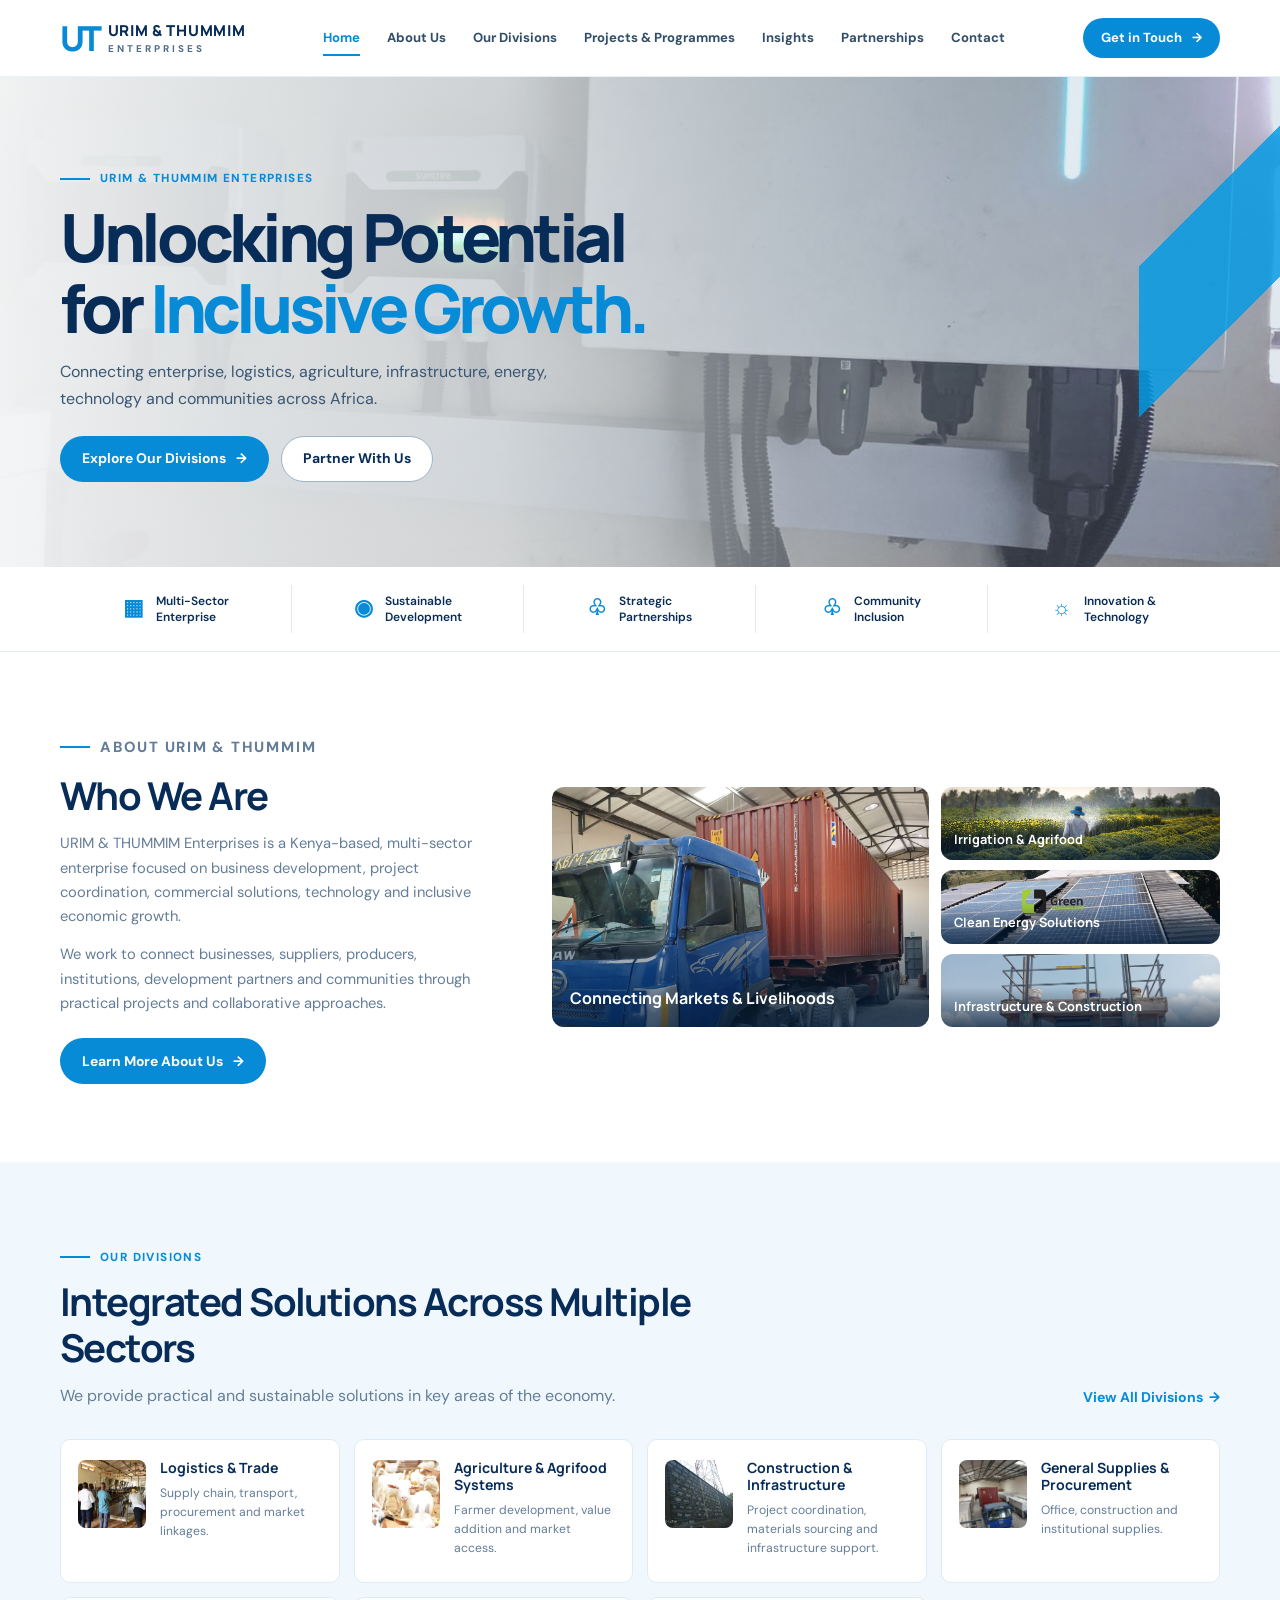
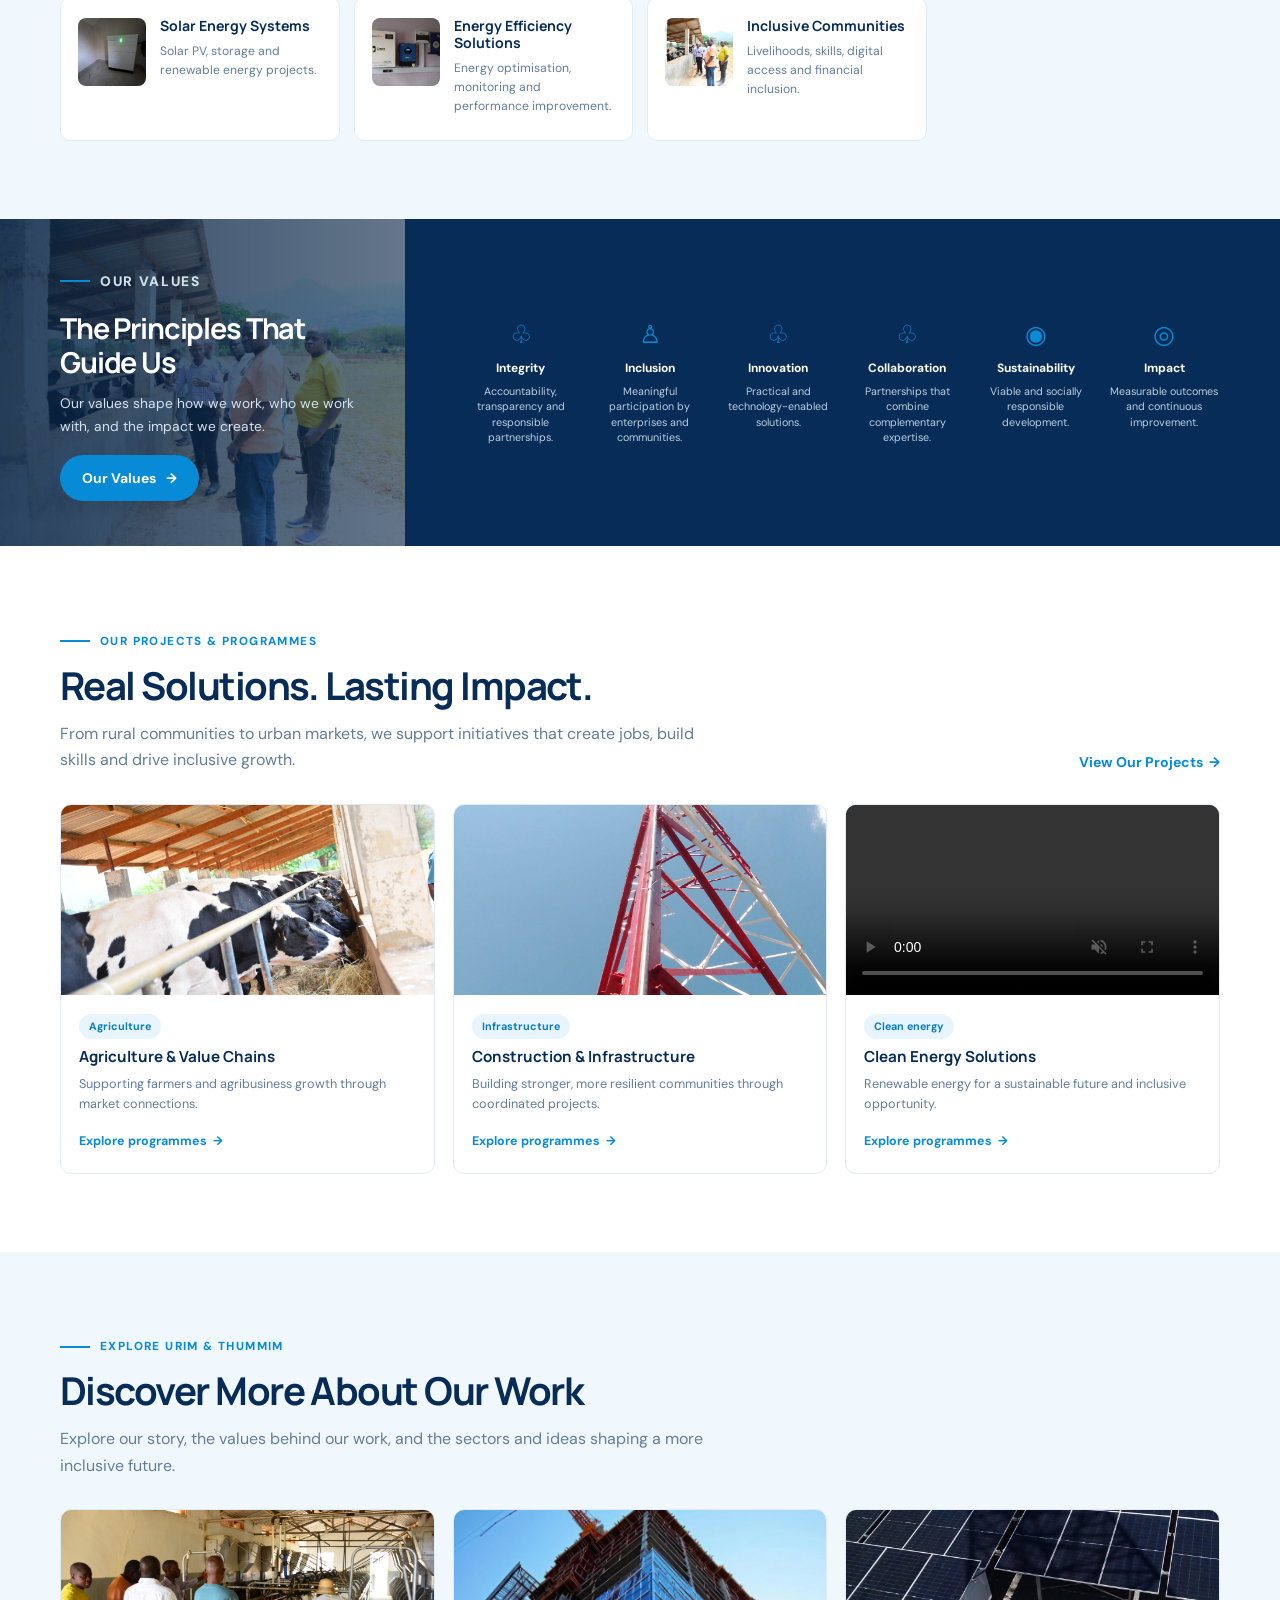
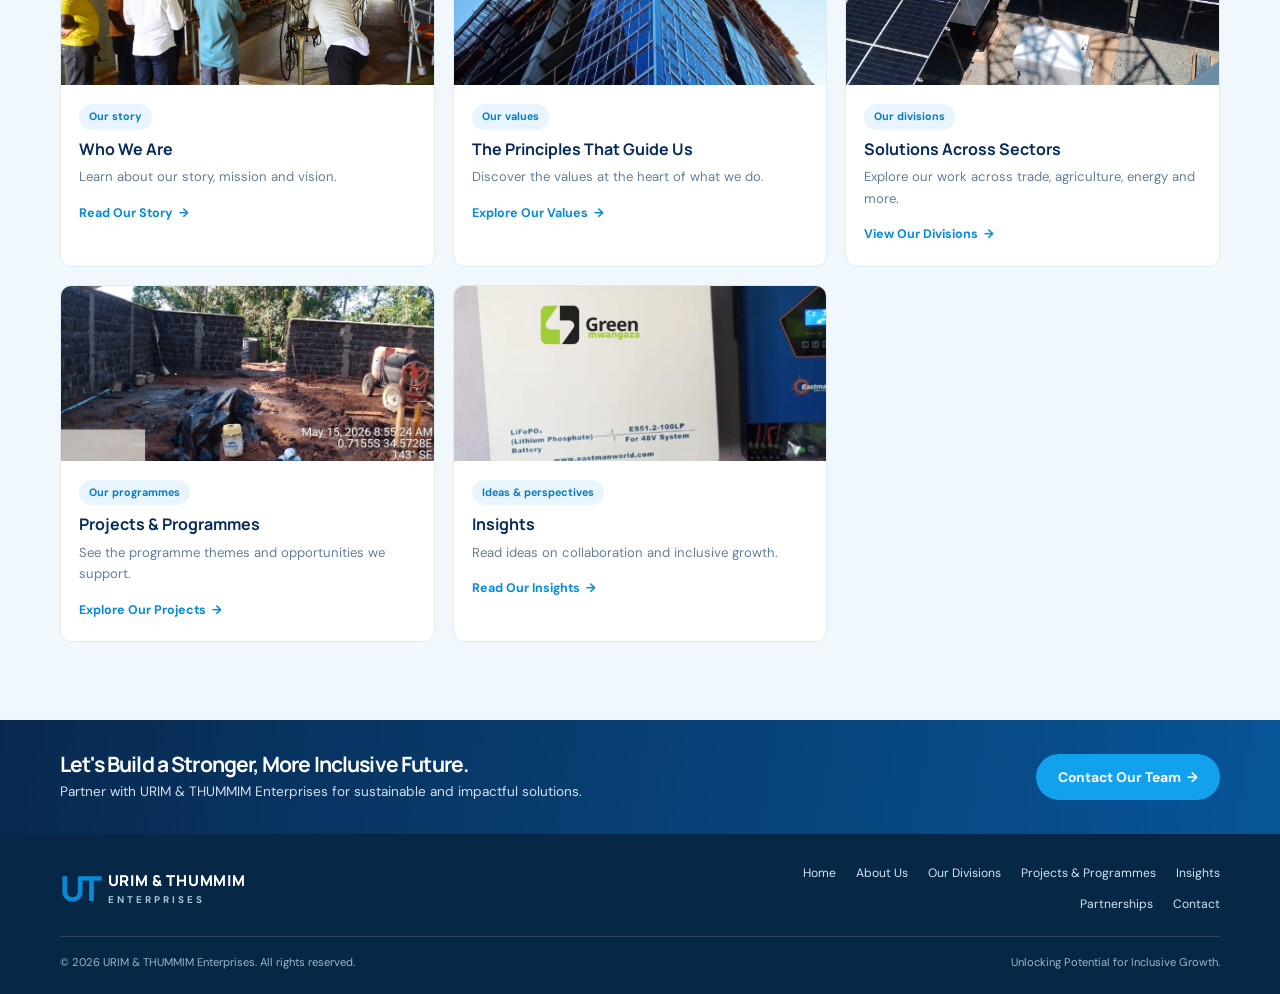
<file: index.html>
<!doctype html>
<html lang="en">
<head>
  <meta charset="utf-8">
  <meta name="viewport" content="width=device-width, initial-scale=1, viewport-fit=cover">
  <meta name="theme-color" content="#082c58">
  <meta name="description" content="URIM & THUMMIM Enterprises connects people, projects and opportunity through inclusive, sustainable solutions across Africa.">
  <link rel="icon" type="image/png" href="logo2.png">
  <title>URIM &amp; THUMMIM Enterprises | Inclusive Growth</title>
  <link rel="stylesheet" href="assets/css/site.css">
  <script src="assets/js/site.js" defer></script>
</head>
<body>
  <header class="site-header">
    <div class="container nav-wrap">
      <a class="brand" href="index.html" aria-label="URIM and THUMMIM Enterprises home"><span class="brand-mark">UT</span><span class="brand-copy"><strong>URIM &amp; THUMMIM</strong><span>ENTERPRISES</span></span></a>
      <button class="menu-toggle" type="button" aria-label="Open navigation" aria-expanded="false" aria-controls="primary-navigation">☰</button>
      <nav class="site-nav" id="primary-navigation" aria-label="Main navigation">
        <a href="index.html" aria-current="page">Home</a><a href="about.html">About Us</a><a href="divisions.html">Our Divisions</a><a href="projects.html">Projects &amp; Programmes</a><a href="insights.html">Insights</a><a href="partnerships.html">Partnerships</a><a href="contact.html">Contact</a>
      </nav>
      <a class="button nav-cta" href="contact.html">Get in Touch <span aria-hidden="true">→</span></a>
    </div>
  </header>
  <main>
    <section class="hero">
      <div class="container hero-content">
        <p class="eyebrow">URIM &amp; THUMMIM ENTERPRISES</p>
        <h1>Unlocking Potential<br>for <span>Inclusive Growth.</span></h1>
        <p class="hero-copy">Connecting enterprise, logistics, agriculture, infrastructure, energy, technology and communities across Africa.</p>
        <div class="button-row"><a class="button" href="divisions.html">Explore Our Divisions <span aria-hidden="true">→</span></a><a class="button button--outline" href="partnerships.html">Partner With Us</a></div>
      </div>
    </section>
    <section class="pillars" aria-label="Our focus">
      <div class="container pillar-row">
        <div class="pillar"><span class="pillar-icon" aria-hidden="true">▦</span>Multi-Sector<br>Enterprise</div>
        <div class="pillar"><span class="pillar-icon" aria-hidden="true">◉</span>Sustainable<br>Development</div>
        <div class="pillar"><span class="pillar-icon" aria-hidden="true">♧</span>Strategic<br>Partnerships</div>
        <div class="pillar"><span class="pillar-icon" aria-hidden="true">♧</span>Community<br>Inclusion</div>
        <div class="pillar"><span class="pillar-icon" aria-hidden="true">☼</span>Innovation &amp;<br>Technology</div>
      </div>
    </section>
    <section class="section">
      <div class="container intro-grid">
        <div class="intro-copy">
          <p class="eyebrow">ABOUT URIM &amp; THUMMIM</p>
          <h2>Who We Are</h2>
          <p>URIM &amp; THUMMIM Enterprises is a Kenya-based, multi-sector enterprise focused on business development, project coordination, commercial solutions, technology and inclusive economic growth.</p>
          <p>We work to connect businesses, suppliers, producers, institutions, development partners and communities through practical projects and collaborative approaches.</p>
          <a class="button" href="about.html">Learn More About Us <span aria-hidden="true">→</span></a>
        </div>
        <div class="feature-photos">
          <a class="photo-feature photo-feature--crop" href="projects.html"><img class="crop-bottom" src="assets/images/h15.jpeg" alt="Truck transporting goods as part of a regional supply chain" loading="lazy"><span>Connecting Markets &amp; Livelihoods</span></a>
          <div class="photo-stack">
            <a class="photo-feature" href="divisions.html"><img src="assets/images/agriculture-card.jpg" alt="Irrigated crop rows on a working farm" loading="lazy"><span>Irrigation &amp; Agrifood</span></a>
            <a class="photo-feature" href="divisions.html"><img src="assets/images/h9.jpeg" alt="A worker beside a solar installation" loading="lazy"><span>Clean Energy Solutions</span></a>
            <a class="photo-feature" href="divisions.html"><img class="crop-side-right" src="assets/images/h80.jpeg" alt="Infrastructure project from the supplied photo collection" loading="lazy"><span>Infrastructure &amp; Construction</span></a>
          </div>
        </div>
      </div>
    </section>
    <section class="section section--pale">
      <div class="container">
        <div class="section-heading"><div><p class="eyebrow">OUR DIVISIONS</p><h2>Integrated Solutions Across Multiple Sectors</h2><p class="lead">We provide practical and sustainable solutions in key areas of the economy.</p></div><a class="text-link" href="divisions.html">View All Divisions&nbsp; →</a></div>
        <div class="solutions-grid">
          <a class="solution-card" href="divisions.html"><img class="solution-thumb" src="assets/images/h26.jpeg" alt="Trade and supply-chain project photo" loading="lazy"><span><h3>Logistics &amp; Trade</h3><p>Supply chain, transport, procurement and market linkages.</p></span></a>
          <a class="solution-card" href="divisions.html"><img class="solution-thumb" src="assets/images/livestock-goats.jpeg" alt="Goats raised as part of a local agrifood value chain" loading="lazy"><span><h3>Agriculture &amp; Agrifood Systems</h3><p>Farmer development, value addition and market access.</p></span></a>
          <a class="solution-card" href="divisions.html"><img class="solution-thumb" src="assets/images/h41.jpeg" alt="Infrastructure project photo from the supplied collection" loading="lazy"><span><h3>Construction &amp; Infrastructure</h3><p>Project coordination, materials sourcing and infrastructure support.</p></span></a>
          <a class="solution-card" href="divisions.html"><img class="solution-thumb" src="assets/images/h20.jpeg" alt="Supplies and transport project photo" loading="lazy"><span><h3>General Supplies &amp; Procurement</h3><p>Office, construction and institutional supplies.</p></span></a>
          <a class="solution-card" href="divisions.html"><img class="solution-thumb" src="assets/images/h66.jpeg" alt="Solar battery storage equipment" loading="lazy"><span><h3>Solar Energy Systems</h3><p>Solar PV, storage and renewable energy projects.</p></span></a>
          <a class="solution-card" href="divisions.html"><img class="solution-thumb" src="assets/images/h7.jpeg" alt="Energy project photo from the supplied collection" loading="lazy"><span><h3>Energy Efficiency Solutions</h3><p>Energy optimisation, monitoring and performance improvement.</p></span></a>
          <a class="solution-card" href="divisions.html"><img class="solution-thumb" src="assets/images/field-participants.jpeg" alt="People working together at a livestock facility" loading="lazy"><span><h3>Inclusive Communities</h3><p>Livelihoods, skills, digital access and financial inclusion.</p></span></a>
        </div>
      </div>
    </section>
    <section class="values-band">
      <div class="values-intro"><div><p class="eyebrow">OUR VALUES</p><h2>The Principles That Guide Us</h2><p>Our values shape how we work, who we work with, and the impact we create.</p><a class="button" href="about.html#values">Our Values <span aria-hidden="true">→</span></a></div></div>
      <div class="values-list">
        <div class="value-item"><span class="solution-icon" aria-hidden="true">♧</span><strong>Integrity</strong><span>Accountability, transparency and responsible partnerships.</span></div>
        <div class="value-item"><span class="solution-icon" aria-hidden="true">♙</span><strong>Inclusion</strong><span>Meaningful participation by enterprises and communities.</span></div>
        <div class="value-item"><span class="solution-icon" aria-hidden="true">♧</span><strong>Innovation</strong><span>Practical and technology-enabled solutions.</span></div>
        <div class="value-item"><span class="solution-icon" aria-hidden="true">♧</span><strong>Collaboration</strong><span>Partnerships that combine complementary expertise.</span></div>
        <div class="value-item"><span class="solution-icon" aria-hidden="true">◉</span><strong>Sustainability</strong><span>Viable and socially responsible development.</span></div>
        <div class="value-item"><span class="solution-icon" aria-hidden="true">◎</span><strong>Impact</strong><span>Measurable outcomes and continuous improvement.</span></div>
      </div>
    </section>
    <section class="section">
      <div class="container">
        <div class="section-heading"><div><p class="eyebrow">OUR PROJECTS &amp; PROGRAMMES</p><h2>Real Solutions. Lasting Impact.</h2><p class="lead">From rural communities to urban markets, we support initiatives that create jobs, build skills and drive inclusive growth.</p></div><a class="text-link" href="projects.html">View Our Projects&nbsp; →</a></div>
        <div class="project-grid">
          <article class="project-card"><img src="assets/images/h28.jpeg" alt="Agriculture and value-chain project photo" loading="lazy"><div class="project-card-copy"><span class="tag">Agriculture</span><h3>Agriculture &amp; Value Chains</h3><p>Supporting farmers and agribusiness growth through market connections.</p><a class="text-link" href="projects.html">Explore programmes&nbsp; →</a></div></article>
          <article class="project-card"><img class="home-infrastructure-photo" src="assets/images/h45.jpeg" alt="Infrastructure project photo from the supplied collection" loading="lazy"><div class="project-card-copy"><span class="tag">Infrastructure</span><h3>Construction &amp; Infrastructure</h3><p>Building stronger, more resilient communities through coordinated projects.</p><a class="text-link" href="projects.html">Explore programmes&nbsp; →</a></div></article>
          <article class="project-card"><video controls muted playsinline preload="auto" aria-label="Muted video of a clean energy project"><source src="assets/videos/h36.mp4" type="video/mp4">Your browser does not support embedded video.</video><div class="project-card-copy"><span class="tag">Clean energy</span><h3>Clean Energy Solutions</h3><p>Renewable energy for a sustainable future and inclusive opportunity.</p><a class="text-link" href="projects.html">Explore programmes&nbsp; →</a></div></article>
        </div>
      </div>
    </section>
    <section class="section section--pale">
      <div class="container">
        <div class="section-heading"><div><p class="eyebrow">EXPLORE URIM &amp; THUMMIM</p><h2>Discover More About Our Work</h2><p class="lead">Explore our story, the values behind our work, and the sectors and ideas shaping a more inclusive future.</p></div></div>
        <div class="explore-grid">
          <a class="explore-card" href="about.html">
            <img src="assets/images/h26.jpeg" alt="People discussing dairy production at a livestock facility" loading="lazy">
            <div class="explore-card-copy"><span class="tag">Our story</span><h3>Who We Are</h3><p>Learn about our story, mission and vision.</p><span class="text-link">Read Our Story&nbsp; →</span></div>
          </a>
          <a class="explore-card" href="about.html#values">
            <img src="assets/images/h88.png" alt="Infrastructure project photo from the supplied collection" loading="lazy">
            <div class="explore-card-copy"><span class="tag">Our values</span><h3>The Principles That Guide Us</h3><p>Discover the values at the heart of what we do.</p><span class="text-link">Explore Our Values&nbsp; →</span></div>
          </a>
          <a class="explore-card" href="divisions.html">
            <img src="assets/images/h47.jpeg" alt="Trade and sector project photo" loading="lazy">
            <div class="explore-card-copy"><span class="tag">Our divisions</span><h3>Solutions Across Sectors</h3><p>Explore our work across trade, agriculture, energy and more.</p><span class="text-link">View Our Divisions&nbsp; →</span></div>
          </a>
          <a class="explore-card" href="projects.html">
            <img src="assets/images/h48.jpeg" alt="Programme project photo" loading="lazy">
            <div class="explore-card-copy"><span class="tag">Our programmes</span><h3>Projects &amp; Programmes</h3><p>See the programme themes and opportunities we support.</p><span class="text-link">Explore Our Projects&nbsp; →</span></div>
          </a>
          <a class="explore-card" href="insights.html">
            <img src="assets/images/h23.jpeg" alt="Solar energy storage equipment" loading="lazy">
            <div class="explore-card-copy"><span class="tag">Ideas &amp; perspectives</span><h3>Insights</h3><p>Read ideas on collaboration and inclusive growth.</p><span class="text-link">Read Our Insights&nbsp; →</span></div>
          </a>
        </div>
      </div>
    </section>
    <section class="callout"><div class="container callout-inner"><div><h2>Let's Build a Stronger, More Inclusive Future.</h2><p>Partner with URIM &amp; THUMMIM Enterprises for sustainable and impactful solutions.</p></div><a class="button" href="contact.html">Contact Our Team&nbsp; →</a></div></section>
  </main>
  <footer class="site-footer">
    <div class="container footer-main"><a class="brand" href="index.html"><span class="brand-mark">UT</span><span class="brand-copy"><strong>URIM &amp; THUMMIM</strong><span>ENTERPRISES</span></span></a><nav class="footer-nav" aria-label="Footer navigation"><a href="index.html">Home</a><a href="about.html">About Us</a><a href="divisions.html">Our Divisions</a><a href="projects.html">Projects &amp; Programmes</a><a href="insights.html">Insights</a><a href="partnerships.html">Partnerships</a><a href="contact.html">Contact</a></nav></div>
    <div class="container footer-bottom"><span>© <span data-year>2026</span> URIM &amp; THUMMIM Enterprises. All rights reserved.</span><span>Unlocking Potential for Inclusive Growth.</span></div>
  </footer>
</body>
</html>
</file>
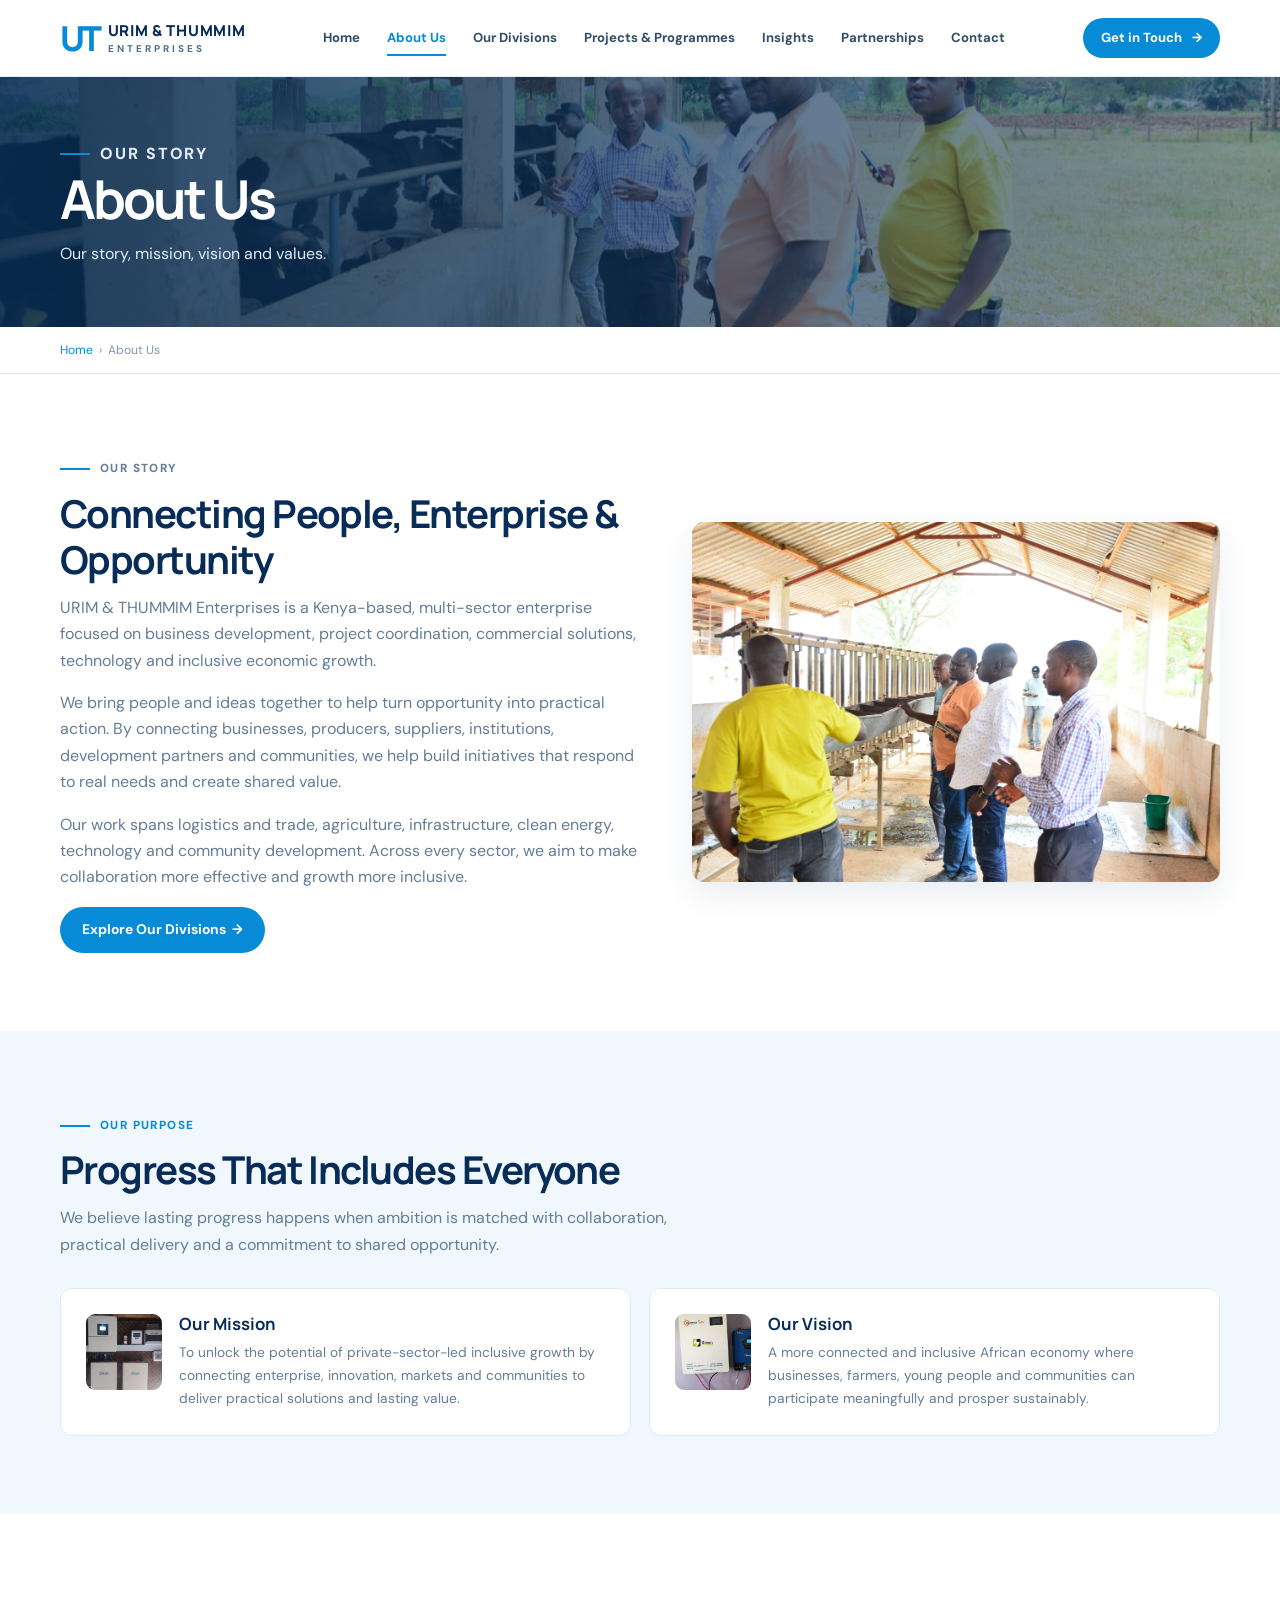
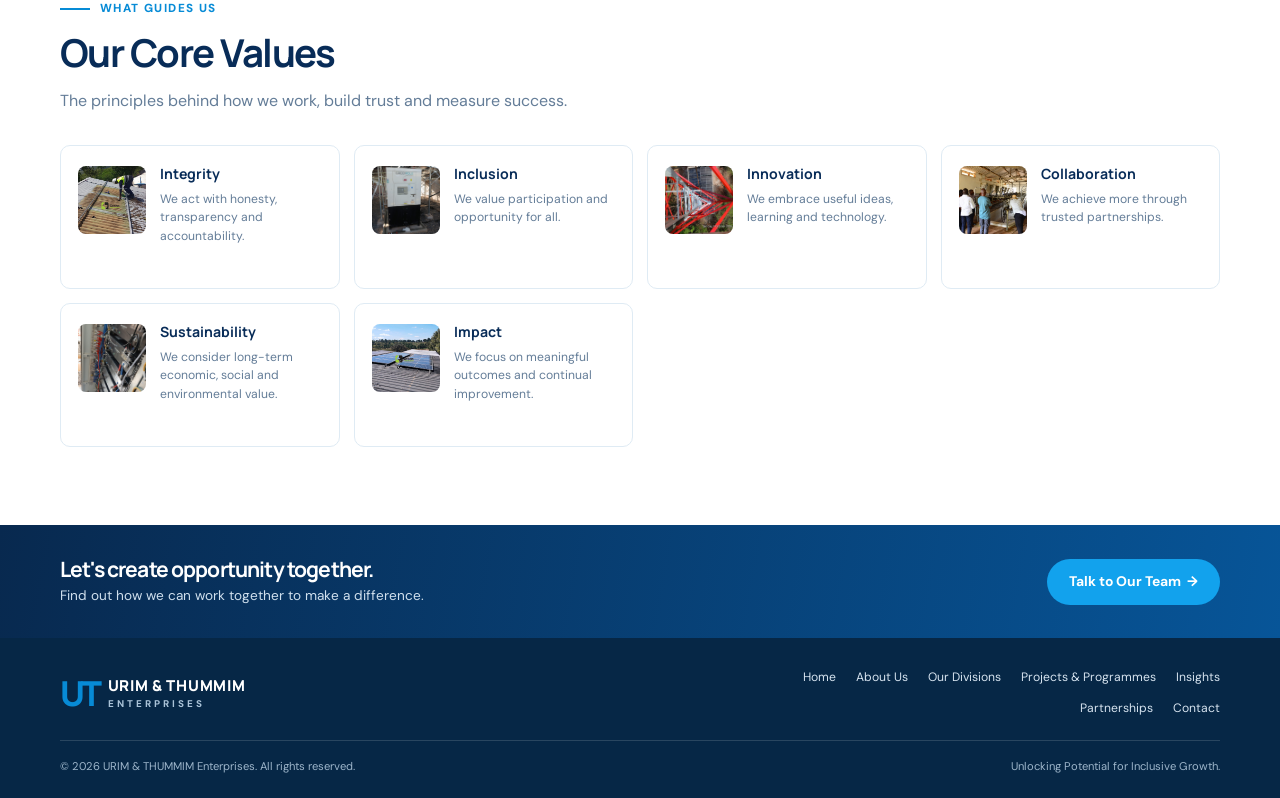
<file: about.html>
<!doctype html>
<html lang="en">
<head>
  <meta charset="utf-8">
  <meta name="viewport" content="width=device-width, initial-scale=1, viewport-fit=cover">
  <meta name="theme-color" content="#082c58">
  <meta name="description" content="Learn about URIM & THUMMIM Enterprises, our purpose, mission, vision and values.">
  <link rel="icon" type="image/png" href="logo2.png">
  <title>About Us | URIM &amp; THUMMIM Enterprises</title>
  <link rel="stylesheet" href="assets/css/site.css">
  <script src="assets/js/site.js" defer></script>
</head>
<body>
  <header class="site-header"><div class="container nav-wrap">
    <a class="brand" href="index.html" aria-label="URIM and THUMMIM Enterprises home"><span class="brand-mark">UT</span><span class="brand-copy"><strong>URIM &amp; THUMMIM</strong><span>ENTERPRISES</span></span></a>
    <button class="menu-toggle" type="button" aria-label="Open navigation" aria-expanded="false" aria-controls="primary-navigation">☰</button>
    <nav class="site-nav" id="primary-navigation" aria-label="Main navigation"><a href="index.html">Home</a><a href="about.html" aria-current="page">About Us</a><a href="divisions.html">Our Divisions</a><a href="projects.html">Projects &amp; Programmes</a><a href="insights.html">Insights</a><a href="partnerships.html">Partnerships</a><a href="contact.html">Contact</a></nav>
    <a class="button nav-cta" href="contact.html">Get in Touch <span aria-hidden="true">→</span></a>
  </div></header>
  <main>
    <section class="page-hero page-hero--about"><div class="container"><p class="eyebrow">OUR STORY</p><h1>About Us</h1><p>Our story, mission, vision and values.</p></div></section>
    <div class="breadcrumbs"><div class="container"><a href="index.html">Home</a> &nbsp;›&nbsp; About Us</div></div>
    <section class="section"><div class="container story-grid">
      <div class="story-copy"><p class="eyebrow">OUR STORY</p><h2>Connecting People, Enterprise &amp; Opportunity</h2>
        <p>URIM &amp; THUMMIM Enterprises is a Kenya-based, multi-sector enterprise focused on business development, project coordination, commercial solutions, technology and inclusive economic growth.</p>
        <p>We bring people and ideas together to help turn opportunity into practical action. By connecting businesses, producers, suppliers, institutions, development partners and communities, we help build initiatives that respond to real needs and create shared value.</p>
        <p>Our work spans logistics and trade, agriculture, infrastructure, clean energy, technology and community development. Across every sector, we aim to make collaboration more effective and growth more inclusive.</p>
        <a class="button" href="divisions.html">Explore Our Divisions&nbsp; →</a>
      </div>
      <img class="story-image" src="assets/images/h24.jpeg" alt="People discussing dairy production at a livestock facility" loading="lazy">
    </div></section>
    <section class="section section--pale"><div class="container">
      <div class="section-heading"><div><p class="eyebrow">OUR PURPOSE</p><h2>Progress That Includes Everyone</h2><p class="lead">We believe lasting progress happens when ambition is matched with collaboration, practical delivery and a commitment to shared opportunity.</p></div></div>
      <div class="mission-grid">
        <article class="mission-card"><img class="mission-photo" src="assets/images/h52.jpeg" alt="Community and enterprise project photo" loading="lazy"><div><h3>Our Mission</h3><p>To unlock the potential of private-sector-led inclusive growth by connecting enterprise, innovation, markets and communities to deliver practical solutions and lasting value.</p></div></article>
        <article class="mission-card"><img class="mission-photo" src="assets/images/h23.jpeg" alt="Community and enterprise project photo" loading="lazy"><div><h3>Our Vision</h3><p>A more connected and inclusive African economy where businesses, farmers, young people and communities can participate meaningfully and prosper sustainably.</p></div></article>
      </div>
    </div></section>
    <section class="section" id="values"><div class="container">
      <div class="section-heading"><div><p class="eyebrow">WHAT GUIDES US</p><h2>Our Core Values</h2><p class="lead">The principles behind how we work, build trust and measure success.</p></div></div>
      <div class="solutions-grid">
        <article class="solution-card"><img class="solution-thumb" src="assets/images/h22.jpeg" alt="Project photo from the supplied image collection" loading="lazy"><span><h3>Integrity</h3><p>We act with honesty, transparency and accountability.</p></span></article>
        <article class="solution-card"><img class="solution-thumb" src="assets/images/h2.jpeg" alt="Project photo from the supplied image collection" loading="lazy"><span><h3>Inclusion</h3><p>We value participation and opportunity for all.</p></span></article>
        <article class="solution-card"><img class="solution-thumb" src="assets/images/h3.jpeg" alt="Project photo from the supplied image collection" loading="lazy"><span><h3>Innovation</h3><p>We embrace useful ideas, learning and technology.</p></span></article>
        <article class="solution-card"><img class="solution-thumb" src="assets/images/h26.jpeg" alt="People discussing dairy production at a livestock facility" loading="lazy"><span><h3>Collaboration</h3><p>We achieve more through trusted partnerships.</p></span></article>
        <article class="solution-card"><img class="solution-thumb" src="assets/images/h5.jpeg" alt="Project photo from the supplied image collection" loading="lazy"><span><h3>Sustainability</h3><p>We consider long-term economic, social and environmental value.</p></span></article>
        <article class="solution-card"><img class="solution-thumb" src="assets/images/h14.jpeg" alt="Project photo from the supplied image collection" loading="lazy"><span><h3>Impact</h3><p>We focus on meaningful outcomes and continual improvement.</p></span></article>
      </div>
    </div></section>
    <section class="callout"><div class="container callout-inner"><div><h2>Let's create opportunity together.</h2><p>Find out how we can work together to make a difference.</p></div><a class="button" href="contact.html">Talk to Our Team&nbsp; →</a></div></section>
  </main>
  <footer class="site-footer"><div class="container footer-main"><a class="brand" href="index.html"><span class="brand-mark">UT</span><span class="brand-copy"><strong>URIM &amp; THUMMIM</strong><span>ENTERPRISES</span></span></a><nav class="footer-nav" aria-label="Footer navigation"><a href="index.html">Home</a><a href="about.html">About Us</a><a href="divisions.html">Our Divisions</a><a href="projects.html">Projects &amp; Programmes</a><a href="insights.html">Insights</a><a href="partnerships.html">Partnerships</a><a href="contact.html">Contact</a></nav></div><div class="container footer-bottom"><span>© <span data-year>2026</span> URIM &amp; THUMMIM Enterprises. All rights reserved.</span><span>Unlocking Potential for Inclusive Growth.</span></div></footer>
</body>
</html>
</file>
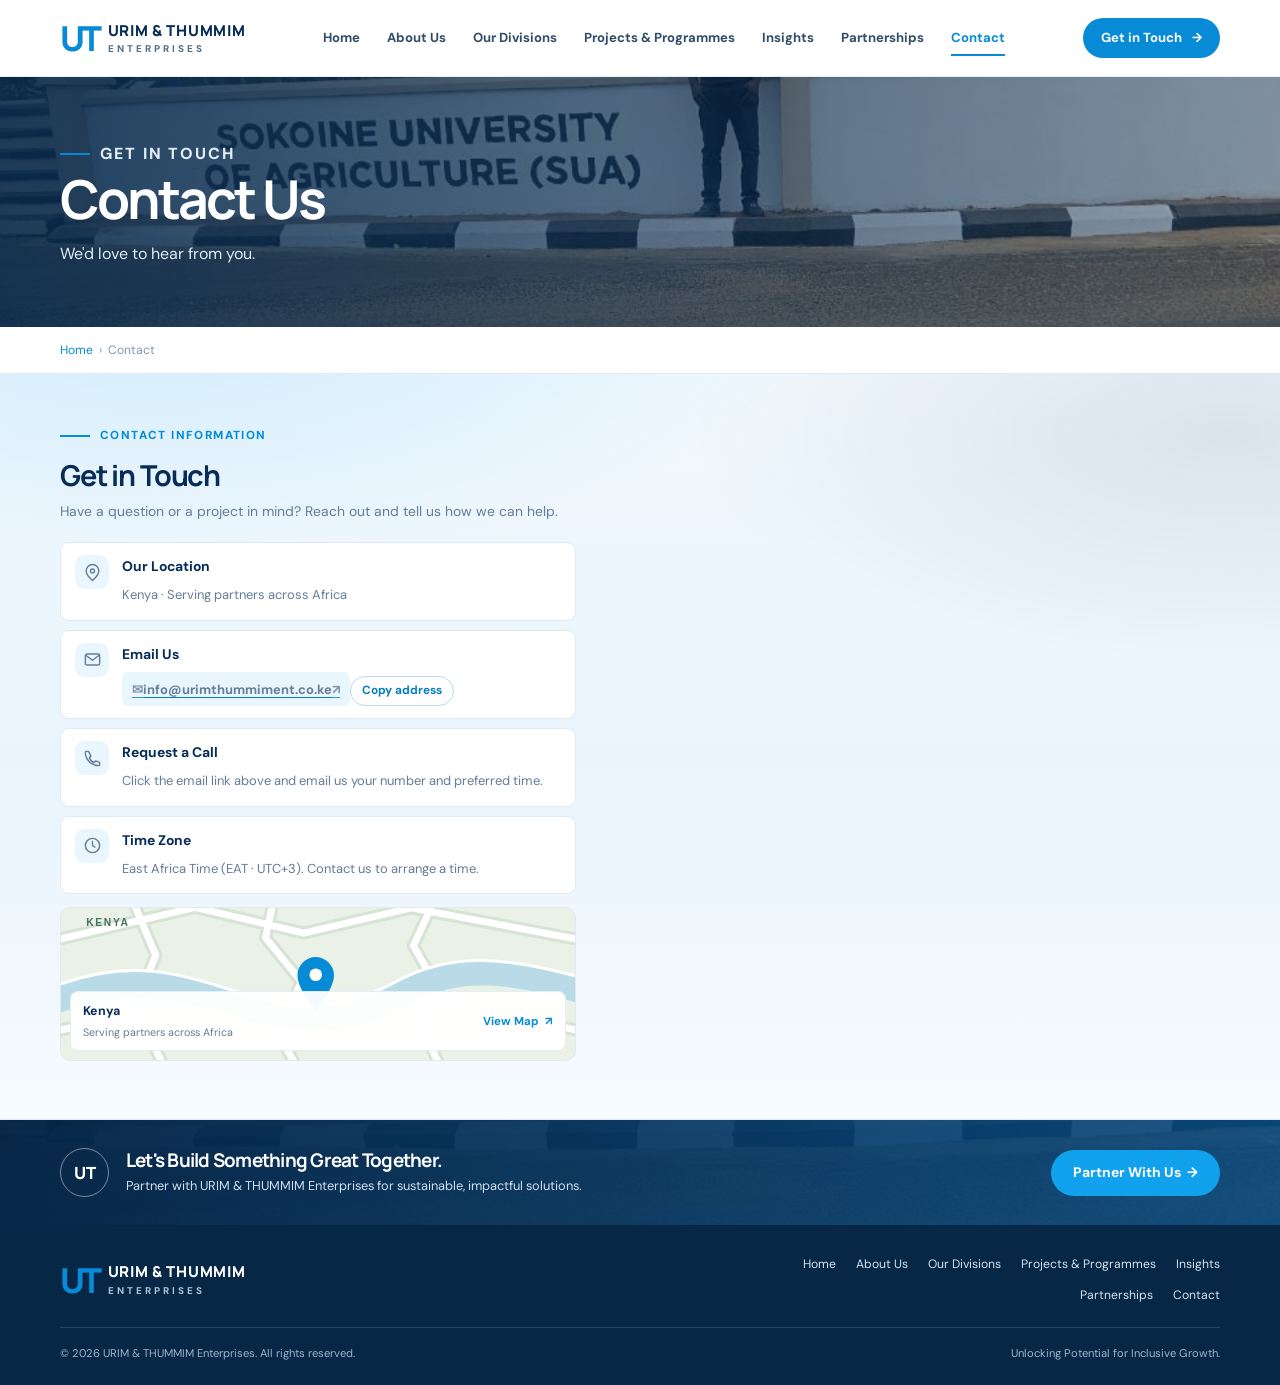
<file: contact.html>
<!doctype html>
<html lang="en">
<head>
  <meta charset="utf-8">
  <meta name="viewport" content="width=device-width, initial-scale=1, viewport-fit=cover">
  <meta name="theme-color" content="#082c58">
  <link rel="icon" type="image/png" href="logo2.png">
  <meta name="description" content="Contact URIM & THUMMIM Enterprises to discuss a project, partnership or business enquiry.">
  <title>Contact | URIM &amp; THUMMIM Enterprises</title>
  <link rel="stylesheet" href="assets/css/site.css">
  <script src="assets/js/site.js" defer></script>
</head>
<body>
  <header class="site-header"><div class="container nav-wrap">
    <a class="brand" href="index.html" aria-label="URIM and THUMMIM Enterprises home"><span class="brand-mark">UT</span><span class="brand-copy"><strong>URIM &amp; THUMMIM</strong><span>ENTERPRISES</span></span></a>
    <button class="menu-toggle" type="button" aria-label="Open navigation" aria-expanded="false" aria-controls="primary-navigation">☰</button>
    <nav class="site-nav" id="primary-navigation" aria-label="Main navigation"><a href="index.html">Home</a><a href="about.html">About Us</a><a href="divisions.html">Our Divisions</a><a href="projects.html">Projects &amp; Programmes</a><a href="insights.html">Insights</a><a href="partnerships.html">Partnerships</a><a href="contact.html" aria-current="page">Contact</a></nav>
    <a class="button nav-cta" href="contact.html">Get in Touch <span aria-hidden="true">→</span></a>
  </div></header>
  <main>
    <section class="page-hero page-hero--contact"><div class="container"><p class="eyebrow">GET IN TOUCH</p><h1>Contact Us</h1><p>We'd love to hear from you.</p></div></section>
    <div class="breadcrumbs"><div class="container"><a href="index.html">Home</a> &nbsp;›&nbsp; Contact</div></div>
    <section class="contact-section"><div class="container contact-grid">
      <div>
        <p class="eyebrow">CONTACT INFORMATION</p><h2>Get in Touch</h2>
        <p class="contact-intro">Have a question or a project in mind? Reach out and tell us how we can help.</p>
        <div class="contact-info">
          <div class="contact-card">
            <span class="contact-icon" aria-hidden="true"><svg viewBox="0 0 24 24" fill="none"><path d="M20 10c0 5-8 12-8 12S4 15 4 10a8 8 0 1 1 16 0Z"/><circle cx="12" cy="10" r="2.5"/></svg></span>
            <div><strong>Our Location</strong><span>Kenya · Serving partners across Africa</span></div>
          </div>
          <div class="contact-card">
            <span class="contact-icon" aria-hidden="true"><svg viewBox="0 0 24 24" fill="none"><rect x="3" y="5" width="18" height="14" rx="2"/><path d="m4 7 8 6 8-6"/></svg></span>
            <div><strong>Email Us</strong><a class="contact-email-link" href="https://mail.google.com/mail/?view=cm&amp;fs=1&amp;to=info%40urimthummiment.co.ke&amp;su=Website%20enquiry" target="_blank" rel="noopener noreferrer"><span class="contact-email-icon" aria-hidden="true">✉</span><span class="contact-email-address">info@urimthummiment.co.ke</span><span class="contact-email-go" aria-hidden="true">↗</span></a><button class="contact-email-copy" type="button" data-copy-email="info@urimthummiment.co.ke" aria-label="Copy email address">Copy address</button></div>
          </div>
          <div class="contact-card">
            <span class="contact-icon" aria-hidden="true"><svg viewBox="0 0 24 24" fill="none"><path d="M7 3H4a1 1 0 0 0-1 1c0 9.4 7.6 17 17 17a1 1 0 0 0 1-1v-3l-5-2-2 2c-3-1-5-3-6-6l2-2-3-6Z"/></svg></span>
            <div><strong>Request a Call</strong><span>Click the email link above and email us your number and preferred time.</span></div>
          </div>
          <div class="contact-card">
            <span class="contact-icon" aria-hidden="true"><svg viewBox="0 0 24 24" fill="none"><circle cx="12" cy="12" r="9"/><path d="M12 7v5l3 2"/></svg></span>
            <div><strong>Time Zone</strong><span>East Africa Time (EAT · UTC+3). Contact us to arrange a time.</span></div>
          </div>
        </div>
        <a class="contact-map" href="https://www.google.com/maps/search/?api=1&amp;query=Kenya" target="_blank" rel="noopener noreferrer" aria-label="View Kenya on Google Maps">
          <img src="assets/images/contact-map.svg" alt="Illustrated map showing Kenya">
          <span class="map-label"><span><strong>Kenya</strong><small>Serving partners across Africa</small></span><span class="map-link">View Map&nbsp; ↗</span></span>
        </a>
      </div>
    </div></section>
    <section class="contact-banner"><div class="container contact-banner-inner"><span class="contact-banner-mark" aria-hidden="true">UT</span><div><h2>Let's Build Something Great Together.</h2><p>Partner with URIM &amp; THUMMIM Enterprises for sustainable, impactful solutions.</p></div><a class="button" href="partnerships.html">Partner With Us&nbsp; →</a></div></section>
  </main>
  <footer class="site-footer"><div class="container footer-main"><a class="brand" href="index.html"><span class="brand-mark">UT</span><span class="brand-copy"><strong>URIM &amp; THUMMIM</strong><span>ENTERPRISES</span></span></a><nav class="footer-nav" aria-label="Footer navigation"><a href="index.html">Home</a><a href="about.html">About Us</a><a href="divisions.html">Our Divisions</a><a href="projects.html">Projects &amp; Programmes</a><a href="insights.html">Insights</a><a href="partnerships.html">Partnerships</a><a href="contact.html">Contact</a></nav></div><div class="container footer-bottom"><span>© <span data-year>2026</span> URIM &amp; THUMMIM Enterprises. All rights reserved.</span><span>Unlocking Potential for Inclusive Growth.</span></div></footer>
</body>
</html>
</file>
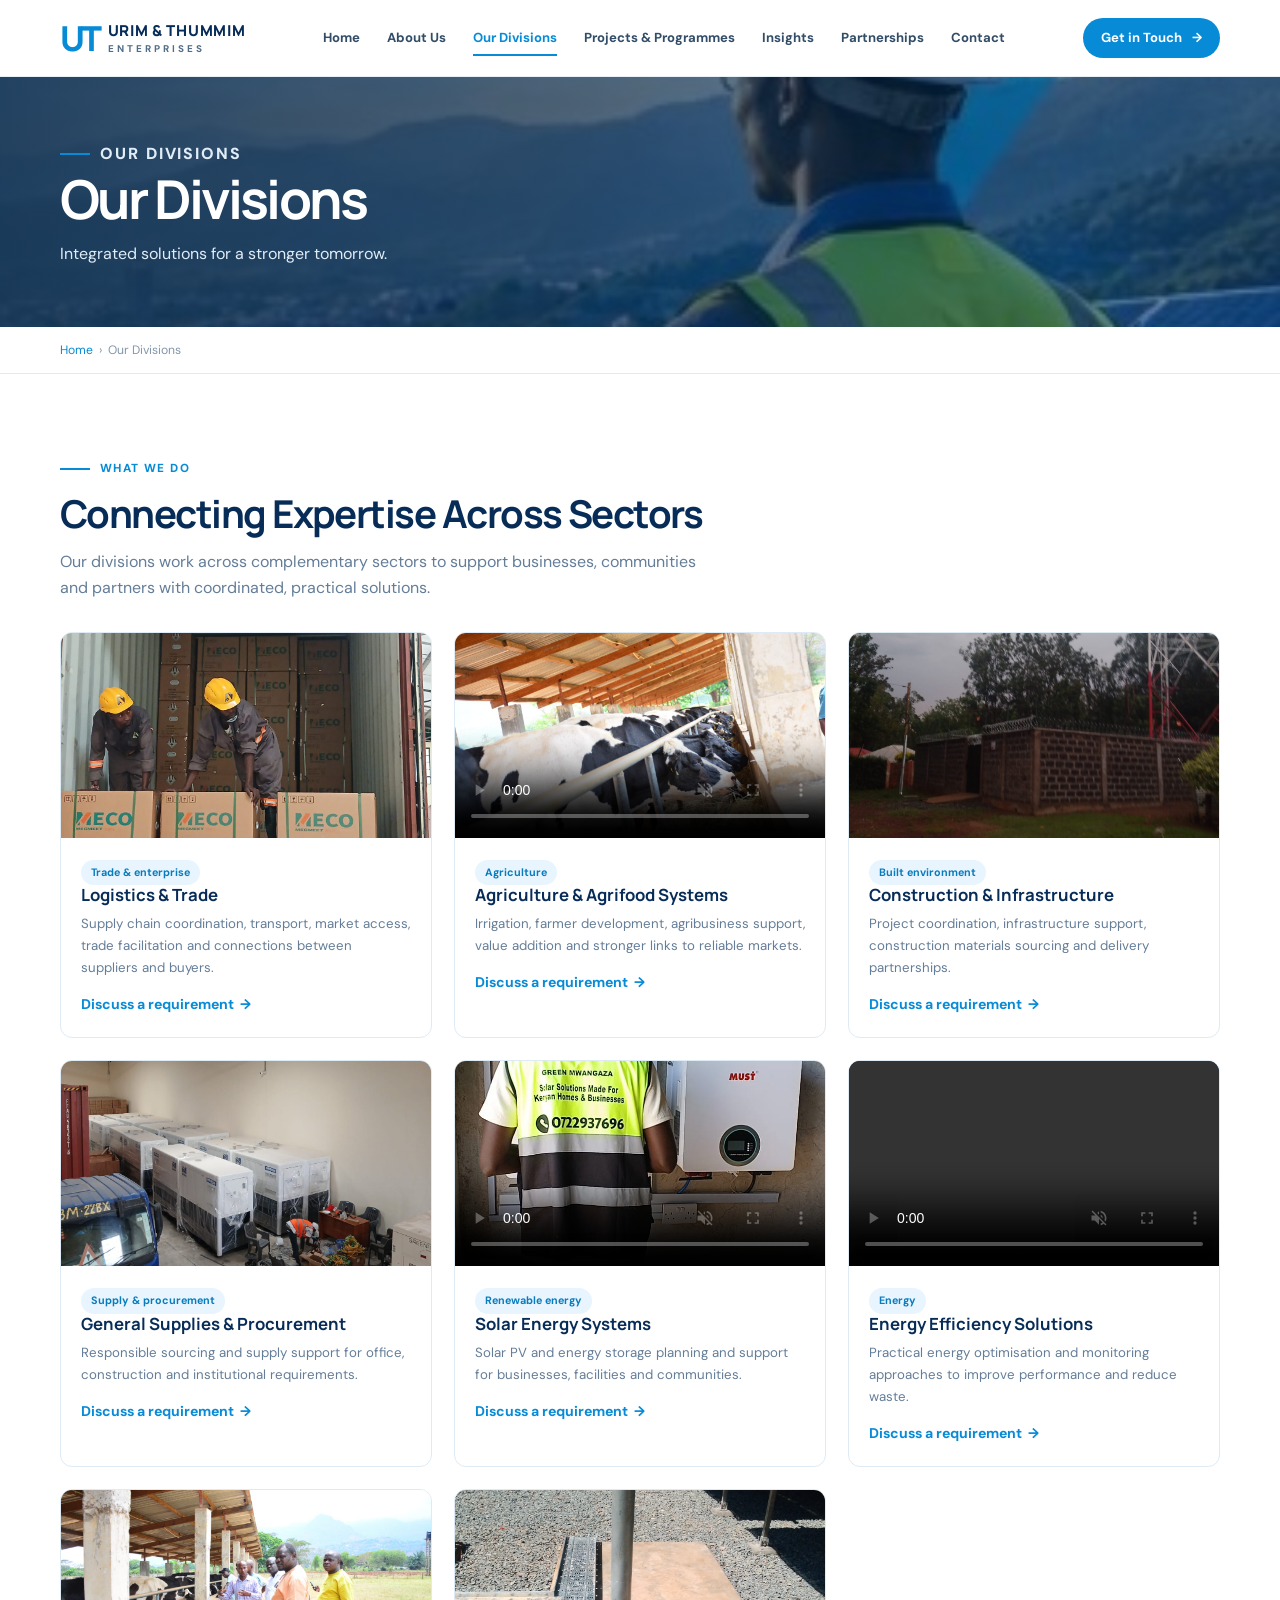
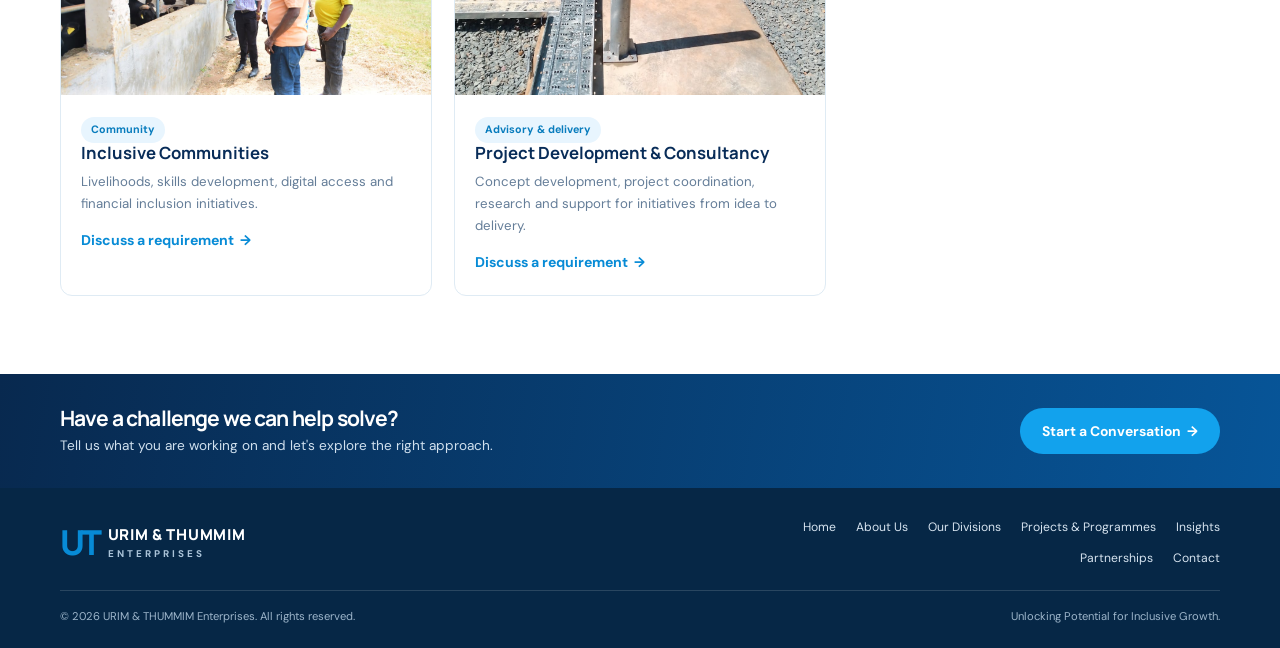
<file: divisions.html>
<!doctype html>
<html lang="en">
<head>
  <meta charset="utf-8">
  <meta name="viewport" content="width=device-width, initial-scale=1, viewport-fit=cover">
  <meta name="theme-color" content="#082c58">
  <meta name="description" content="Explore the trade, agriculture, infrastructure, energy, technology and community solutions of URIM & THUMMIM Enterprises.">
  <link rel="icon" type="image/png" href="logo2.png">
  <title>Our Divisions | URIM &amp; THUMMIM Enterprises</title>
  <link rel="stylesheet" href="assets/css/site.css">
  <script src="assets/js/site.js" defer></script>
</head>
<body>
  <header class="site-header"><div class="container nav-wrap">
    <a class="brand" href="index.html" aria-label="URIM and THUMMIM Enterprises home"><span class="brand-mark">UT</span><span class="brand-copy"><strong>URIM &amp; THUMMIM</strong><span>ENTERPRISES</span></span></a>
    <button class="menu-toggle" type="button" aria-label="Open navigation" aria-expanded="false" aria-controls="primary-navigation">☰</button>
    <nav class="site-nav" id="primary-navigation" aria-label="Main navigation"><a href="index.html">Home</a><a href="about.html">About Us</a><a href="divisions.html" aria-current="page">Our Divisions</a><a href="projects.html">Projects &amp; Programmes</a><a href="insights.html">Insights</a><a href="partnerships.html">Partnerships</a><a href="contact.html">Contact</a></nav>
    <a class="button nav-cta" href="contact.html">Get in Touch <span aria-hidden="true">→</span></a>
  </div></header>
  <main>
    <section class="page-hero page-hero--divisions"><div class="container"><p class="eyebrow">OUR DIVISIONS</p><h1>Our Divisions</h1><p>Integrated solutions for a stronger tomorrow.</p></div></section>
    <div class="breadcrumbs"><div class="container"><a href="index.html">Home</a> &nbsp;›&nbsp; Our Divisions</div></div>
    <section class="section"><div class="container">
      <div class="section-heading"><div><p class="eyebrow">WHAT WE DO</p><h2>Connecting Expertise Across Sectors</h2><p class="lead">Our divisions work across complementary sectors to support businesses, communities and partners with coordinated, practical solutions.</p></div></div>
      <div class="division-grid">
        <article class="division-card"><img src="assets/images/h86.jpeg" alt="Truck used for transport and logistics" loading="lazy"><div><span class="tag">Trade &amp; enterprise</span><h3>Logistics &amp; Trade</h3><p>Supply chain coordination, transport, market access, trade facilitation and connections between suppliers and buyers.</p><a class="text-link" href="contact.html">Discuss a requirement&nbsp; →</a></div></article>
        <article class="division-card"><video controls muted playsinline preload="auto" poster="assets/images/h28.jpeg" aria-label="Muted video of an agricultural water-storage installation"><source src="assets/videos/irrigation-water-storage.mp4" type="video/mp4">Your browser does not support embedded video.</video><div><span class="tag">Agriculture</span><h3>Agriculture &amp; Agrifood Systems</h3><p>Irrigation, farmer development, agribusiness support, value addition and stronger links to reliable markets.</p><a class="text-link" href="contact.html">Discuss a requirement&nbsp; →</a></div></article>
        <article class="division-card"><img class="division-photo--construction" src="assets/images/h13.jpeg" alt="Construction and infrastructure project photo" loading="lazy"><div><span class="tag">Built environment</span><h3>Construction &amp; Infrastructure</h3><p>Project coordination, infrastructure support, construction materials sourcing and delivery partnerships.</p><a class="text-link" href="contact.html">Discuss a requirement&nbsp; →</a></div></article>
        <article class="division-card"><img class="division-photo--supplies" src="assets/images/h21.jpeg" alt="Institutional supplies and procurement project photo" loading="lazy"><div><span class="tag">Supply &amp; procurement</span><h3>General Supplies &amp; Procurement</h3><p>Responsible sourcing and supply support for office, construction and institutional requirements.</p><a class="text-link" href="contact.html">Discuss a requirement&nbsp; →</a></div></article>
        <article class="division-card"><video controls muted playsinline preload="auto" poster="assets/images/h85.jpeg" aria-label="Muted video of a rooftop solar installation"><source src="assets/videos/solar-installation-demo.mp4" type="video/mp4">Your browser does not support embedded video.</video><div><span class="tag">Renewable energy</span><h3>Solar Energy Systems</h3><p>Solar PV and energy storage planning and support for businesses, facilities and communities.</p><a class="text-link" href="contact.html">Discuss a requirement&nbsp; →</a></div></article>
        <article class="division-card"><video controls muted playsinline preload="auto" aria-label="Video showing energy efficiency solutions"><source src="assets/videos/h38.mp4" type="video/mp4">Your browser does not support embedded video.</video><div><span class="tag">Energy</span><h3>Energy Efficiency Solutions</h3><p>Practical energy optimisation and monitoring approaches to improve performance and reduce waste.</p><a class="text-link" href="contact.html">Discuss a requirement&nbsp; →</a></div></article>
        <article class="division-card"><img src="assets/images/field-participants.jpeg" alt="People working together at a livestock facility" loading="lazy"><div><span class="tag">Community</span><h3>Inclusive Communities</h3><p>Livelihoods, skills development, digital access and financial inclusion initiatives.</p><a class="text-link" href="contact.html">Discuss a requirement&nbsp; →</a></div></article>
        <article class="division-card"><img src="assets/images/h61.jpeg" alt="Project development and consultancy project photo" loading="lazy"><div><span class="tag">Advisory &amp; delivery</span><h3>Project Development &amp; Consultancy</h3><p>Concept development, project coordination, research and support for initiatives from idea to delivery.</p><a class="text-link" href="contact.html">Discuss a requirement&nbsp; →</a></div></article>
      </div>
    </div></section>
    <section class="callout"><div class="container callout-inner"><div><h2>Have a challenge we can help solve?</h2><p>Tell us what you are working on and let's explore the right approach.</p></div><a class="button" href="contact.html">Start a Conversation&nbsp; →</a></div></section>
  </main>
  <footer class="site-footer"><div class="container footer-main"><a class="brand" href="index.html"><span class="brand-mark">UT</span><span class="brand-copy"><strong>URIM &amp; THUMMIM</strong><span>ENTERPRISES</span></span></a><nav class="footer-nav" aria-label="Footer navigation"><a href="index.html">Home</a><a href="about.html">About Us</a><a href="divisions.html">Our Divisions</a><a href="projects.html">Projects &amp; Programmes</a><a href="insights.html">Insights</a><a href="partnerships.html">Partnerships</a><a href="contact.html">Contact</a></nav></div><div class="container footer-bottom"><span>© <span data-year>2026</span> URIM &amp; THUMMIM Enterprises. All rights reserved.</span><span>Unlocking Potential for Inclusive Growth.</span></div></footer>
</body>
</html>
</file>
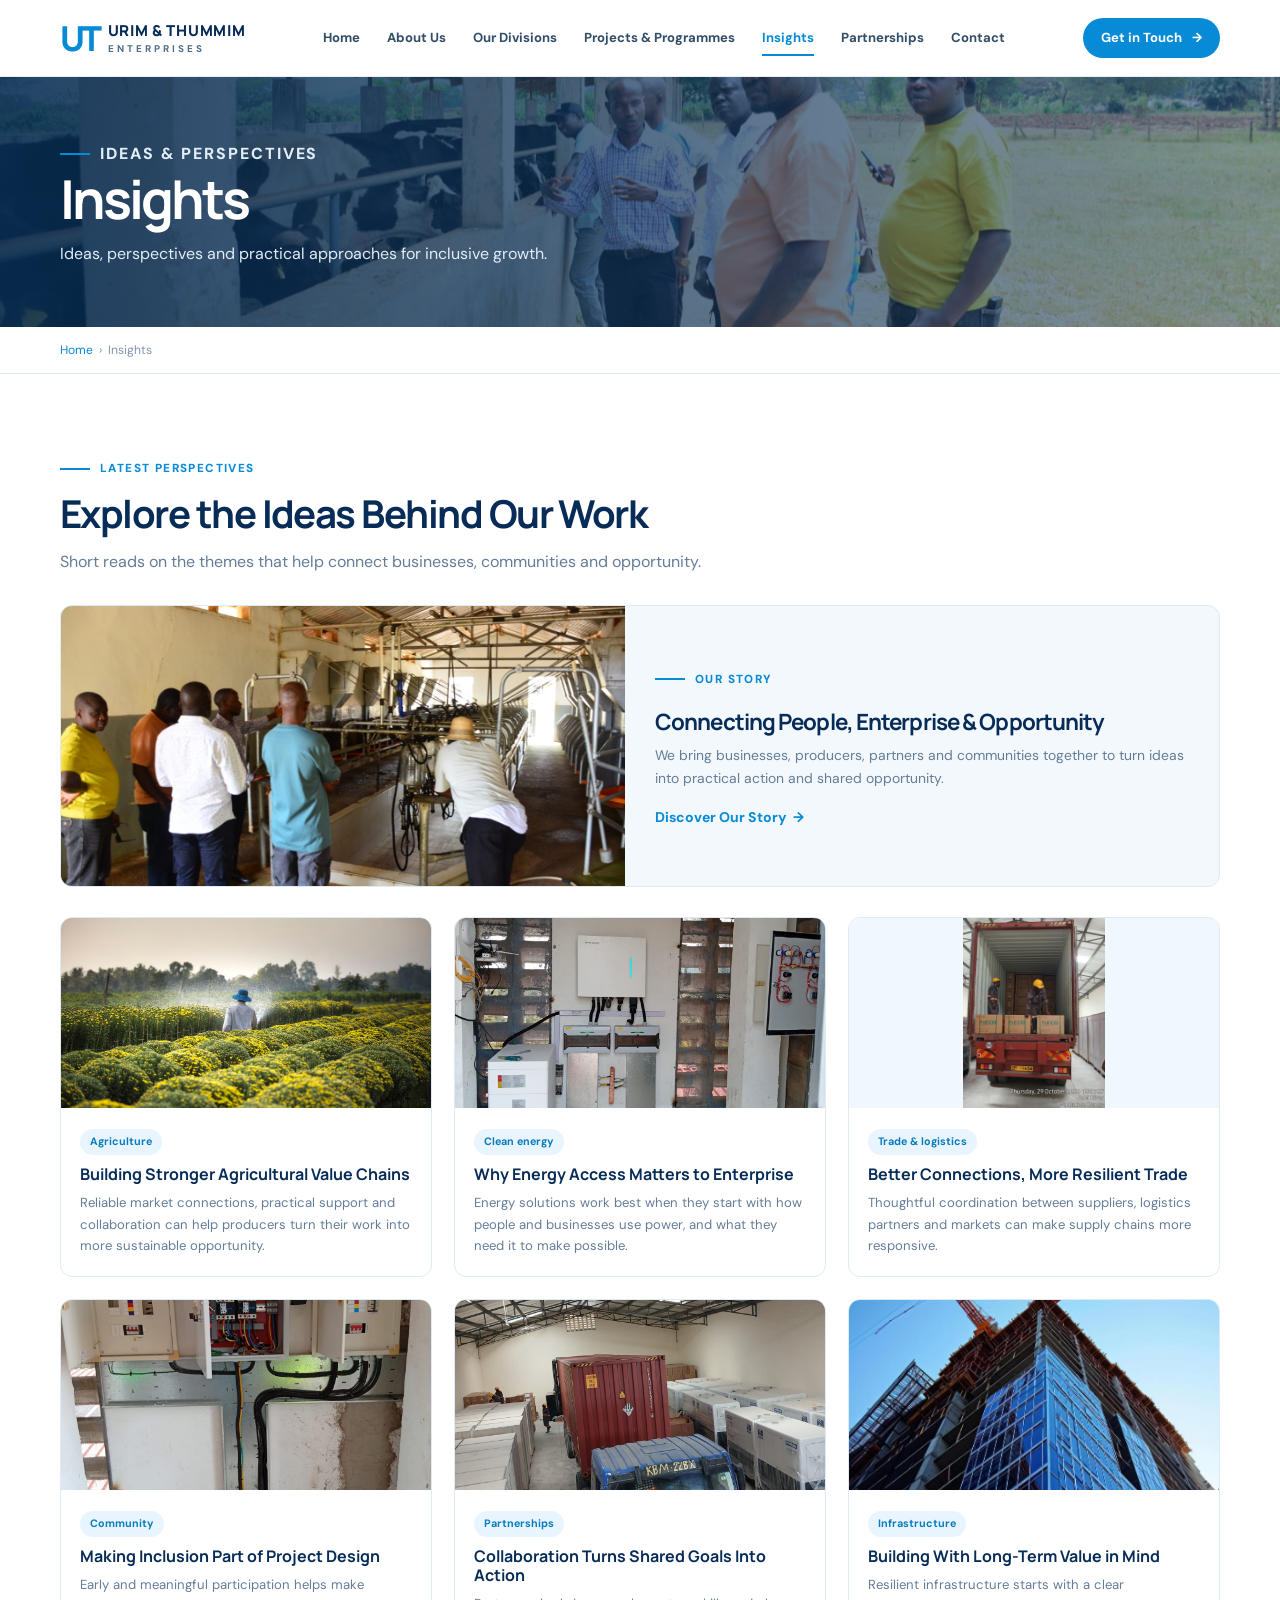
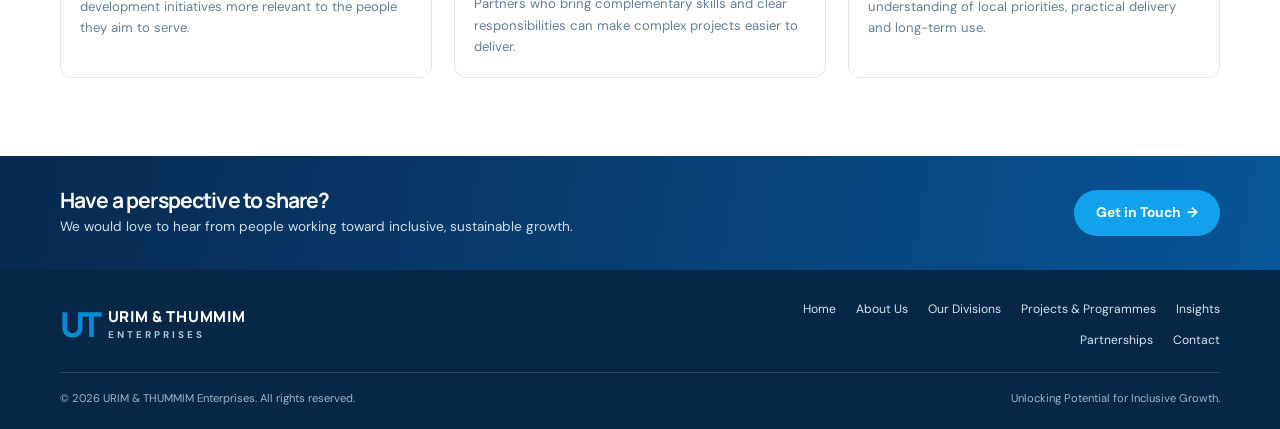
<file: insights.html>
<!doctype html>
<html lang="en">
<head>
  <meta charset="utf-8">
  <meta name="viewport" content="width=device-width, initial-scale=1, viewport-fit=cover">
  <meta name="theme-color" content="#082c58">
  <meta name="description" content="Perspectives on inclusive growth, resilient supply chains, clean energy and digital opportunity.">
  <link rel="icon" type="image/png" href="logo2.png">
  <title>Insights | URIM &amp; THUMMIM Enterprises</title>
  <link rel="stylesheet" href="assets/css/site.css">
  <script src="assets/js/site.js" defer></script>
</head>
<body>
  <header class="site-header"><div class="container nav-wrap">
    <a class="brand" href="index.html" aria-label="URIM and THUMMIM Enterprises home"><span class="brand-mark">UT</span><span class="brand-copy"><strong>URIM &amp; THUMMIM</strong><span>ENTERPRISES</span></span></a>
    <button class="menu-toggle" type="button" aria-label="Open navigation" aria-expanded="false" aria-controls="primary-navigation">&#9776;</button>
    <nav class="site-nav" id="primary-navigation" aria-label="Main navigation"><a href="index.html">Home</a><a href="about.html">About Us</a><a href="divisions.html">Our Divisions</a><a href="projects.html">Projects &amp; Programmes</a><a href="insights.html" aria-current="page">Insights</a><a href="partnerships.html">Partnerships</a><a href="contact.html">Contact</a></nav>
    <a class="button nav-cta" href="contact.html">Get in Touch <span aria-hidden="true">&#8594;</span></a>
  </div></header>
  <main>
    <section class="page-hero page-hero--insights"><div class="container"><p class="eyebrow">IDEAS &amp; PERSPECTIVES</p><h1>Insights</h1><p>Ideas, perspectives and practical approaches for inclusive growth.</p></div></section>
    <div class="breadcrumbs"><div class="container"><a href="index.html">Home</a> &nbsp;&rsaquo;&nbsp; Insights</div></div>
    <section class="section"><div class="container">
      <div class="section-heading"><div><p class="eyebrow">LATEST PERSPECTIVES</p><h2>Explore the Ideas Behind Our Work</h2><p class="lead">Short reads on the themes that help connect businesses, communities and opportunity.</p></div></div>
      <article class="story-feature">
        <img src="assets/images/h26.jpeg" alt="A group discussing a dairy operation inside a livestock facility" loading="lazy">
        <div class="story-feature-copy"><p class="eyebrow">OUR STORY</p><h2>Connecting People, Enterprise &amp; Opportunity</h2><p>We bring businesses, producers, partners and communities together to turn ideas into practical action and shared opportunity.</p><a class="text-link" href="about.html">Discover Our Story&nbsp; &#8594;</a></div>
      </article>
      <div class="insight-grid">
        <article class="insight-card"><img src="assets/images/agriculture-card.jpg" alt="A farmer irrigating rows of crops" loading="lazy"><div class="insight-copy"><span class="tag">Agriculture</span><h3>Building Stronger Agricultural Value Chains</h3><p>Reliable market connections, practical support and collaboration can help producers turn their work into more sustainable opportunity.</p></div></article>
        <article class="insight-card"><img src="assets/images/h73.jpeg" alt="Energy project photo from the supplied collection" loading="lazy"><div class="insight-copy"><span class="tag">Clean energy</span><h3>Why Energy Access Matters to Enterprise</h3><p>Energy solutions work best when they start with how people and businesses use power, and what they need it to make possible.</p></div></article>
        <article class="insight-card"><img class="insight-photo--contain" src="assets/images/h87.jpeg" alt="Workers loading goods into a transport truck" loading="lazy"><div class="insight-copy"><span class="tag">Trade &amp; logistics</span><h3>Better Connections, More Resilient Trade</h3><p>Thoughtful coordination between suppliers, logistics partners and markets can make supply chains more responsive.</p></div></article>
        <article class="insight-card"><img src="assets/images/h76.jpeg" alt="Community project photo from the supplied collection" loading="lazy"><div class="insight-copy"><span class="tag">Community</span><h3>Making Inclusion Part of Project Design</h3><p>Early and meaningful participation helps make development initiatives more relevant to the people they aim to serve.</p></div></article>
        <article class="insight-card"><img src="assets/images/h20.jpeg" alt="A warehouse truck and goods ready for distribution" loading="lazy"><div class="insight-copy"><span class="tag">Partnerships</span><h3>Collaboration Turns Shared Goals Into Action</h3><p>Partners who bring complementary skills and clear responsibilities can make complex projects easier to deliver.</p></div></article>
        <article class="insight-card"><img src="assets/images/h88.png" alt="Infrastructure project photo from the supplied collection" loading="lazy"><div class="insight-copy"><span class="tag">Infrastructure</span><h3>Building With Long-Term Value in Mind</h3><p>Resilient infrastructure starts with a clear understanding of local priorities, practical delivery and long-term use.</p></div></article>
      </div>
    </div></section>
    <section class="callout"><div class="container callout-inner"><div><h2>Have a perspective to share?</h2><p>We would love to hear from people working toward inclusive, sustainable growth.</p></div><a class="button" href="contact.html">Get in Touch&nbsp; &#8594;</a></div></section>
  </main>
  <footer class="site-footer"><div class="container footer-main"><a class="brand" href="index.html"><span class="brand-mark">UT</span><span class="brand-copy"><strong>URIM &amp; THUMMIM</strong><span>ENTERPRISES</span></span></a><nav class="footer-nav" aria-label="Footer navigation"><a href="index.html">Home</a><a href="about.html">About Us</a><a href="divisions.html">Our Divisions</a><a href="projects.html">Projects &amp; Programmes</a><a href="insights.html">Insights</a><a href="partnerships.html">Partnerships</a><a href="contact.html">Contact</a></nav></div><div class="container footer-bottom"><span>&copy; <span data-year>2026</span> URIM &amp; THUMMIM Enterprises. All rights reserved.</span><span>Unlocking Potential for Inclusive Growth.</span></div></footer>
</body>
</html>
</file>
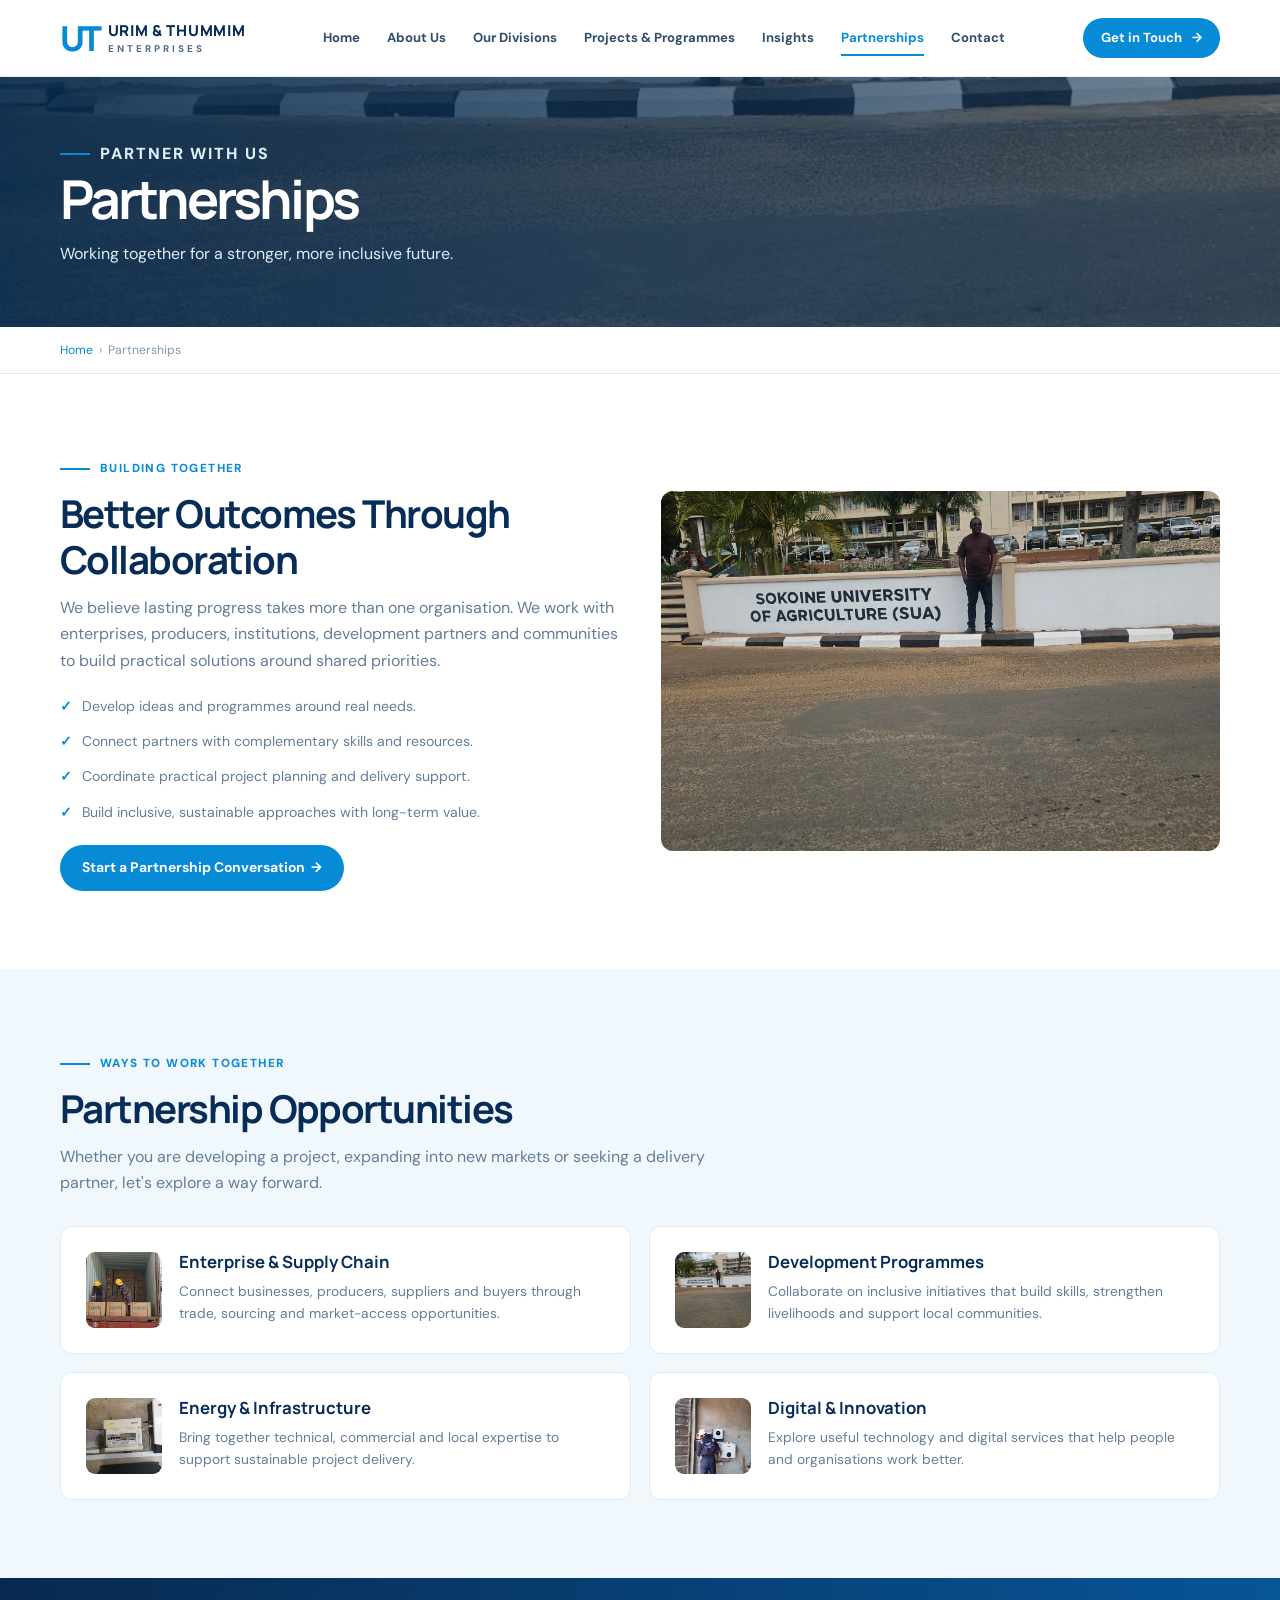
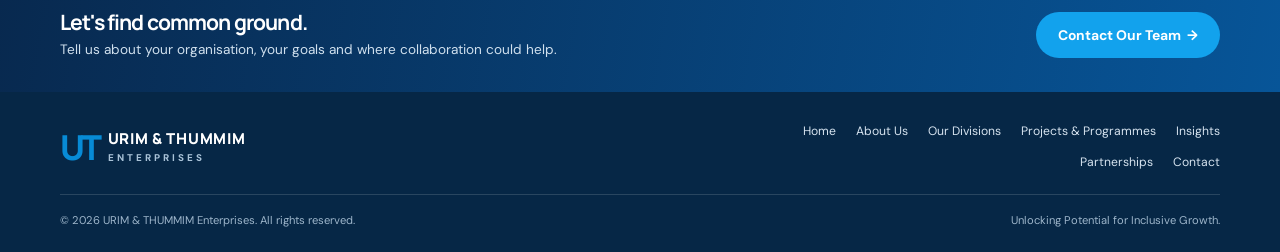
<file: partnerships.html>
<!doctype html>
<html lang="en">
<head>
  <meta charset="utf-8">
  <meta name="viewport" content="width=device-width, initial-scale=1, viewport-fit=cover">
  <meta name="theme-color" content="#082c58">
  <link rel="icon" type="image/png" href="logo2.png">
  <meta name="description" content="Explore partnership opportunities with URIM & THUMMIM Enterprises across enterprise, agriculture, technology, energy and inclusive development.">
  <title>Partnerships | URIM &amp; THUMMIM Enterprises</title>
  <link rel="stylesheet" href="assets/css/site.css">
  <script src="assets/js/site.js" defer></script>
</head>
<body>
  <header class="site-header"><div class="container nav-wrap">
    <a class="brand" href="index.html" aria-label="URIM and THUMMIM Enterprises home"><span class="brand-mark">UT</span><span class="brand-copy"><strong>URIM &amp; THUMMIM</strong><span>ENTERPRISES</span></span></a>
    <button class="menu-toggle" type="button" aria-label="Open navigation" aria-expanded="false" aria-controls="primary-navigation">☰</button>
    <nav class="site-nav" id="primary-navigation" aria-label="Main navigation"><a href="index.html">Home</a><a href="about.html">About Us</a><a href="divisions.html">Our Divisions</a><a href="projects.html">Projects &amp; Programmes</a><a href="insights.html">Insights</a><a href="partnerships.html" aria-current="page">Partnerships</a><a href="contact.html">Contact</a></nav>
    <a class="button nav-cta" href="contact.html">Get in Touch <span aria-hidden="true">→</span></a>
  </div></header>
  <main>
    <section class="page-hero page-hero--partnerships"><div class="container"><p class="eyebrow">PARTNER WITH US</p><h1>Partnerships</h1><p>Working together for a stronger, more inclusive future.</p></div></section>
    <div class="breadcrumbs"><div class="container"><a href="index.html">Home</a> &nbsp;›&nbsp; Partnerships</div></div>
    <section class="section"><div class="container partnership-grid">
      <div><p class="eyebrow">BUILDING TOGETHER</p><h2>Better Outcomes Through Collaboration</h2>
        <p class="lead">We believe lasting progress takes more than one organisation. We work with enterprises, producers, institutions, development partners and communities to build practical solutions around shared priorities.</p>
        <ul class="check-list"><li>Develop ideas and programmes around real needs.</li><li>Connect partners with complementary skills and resources.</li><li>Coordinate practical project planning and delivery support.</li><li>Build inclusive, sustainable approaches with long-term value.</li></ul>
        <a class="button" href="contact.html">Start a Partnership Conversation&nbsp; →</a>
      </div>
      <img class="partnership-visual" src="assets/images/h37.jpeg" alt="Partners discussing livestock operations at a farm" loading="lazy">
    </div></section>
    <section class="section section--pale"><div class="container">
      <div class="section-heading"><div><p class="eyebrow">WAYS TO WORK TOGETHER</p><h2>Partnership Opportunities</h2><p class="lead">Whether you are developing a project, expanding into new markets or seeking a delivery partner, let's explore a way forward.</p></div></div>
      <div class="mission-grid">
        <article class="mission-card"><img class="mission-photo" src="assets/images/h86.jpeg" alt="Workers loading goods into a transport truck" loading="lazy"><div><h3>Enterprise &amp; Supply Chain</h3><p>Connect businesses, producers, suppliers and buyers through trade, sourcing and market-access opportunities.</p></div></article>
        <article class="mission-card"><img class="mission-photo" src="assets/images/completed-facility.jpeg" alt="A visitor at a local agricultural university" loading="lazy"><div><h3>Development Programmes</h3><p>Collaborate on inclusive initiatives that build skills, strengthen livelihoods and support local communities.</p></div></article>
        <article class="mission-card"><img class="mission-photo" src="assets/images/h83.jpeg" alt="Energy and infrastructure project photo" loading="lazy"><div><h3>Energy &amp; Infrastructure</h3><p>Bring together technical, commercial and local expertise to support sustainable project delivery.</p></div></article>
        <article class="mission-card"><img class="mission-photo" src="assets/images/h84.jpeg" alt="Technology and innovation project photo" loading="lazy"><div><h3>Digital &amp; Innovation</h3><p>Explore useful technology and digital services that help people and organisations work better.</p></div></article>
      </div>
    </div></section>
    <section class="callout"><div class="container callout-inner"><div><h2>Let's find common ground.</h2><p>Tell us about your organisation, your goals and where collaboration could help.</p></div><a class="button" href="contact.html">Contact Our Team&nbsp; →</a></div></section>
  </main>
  <footer class="site-footer"><div class="container footer-main"><a class="brand" href="index.html"><span class="brand-mark">UT</span><span class="brand-copy"><strong>URIM &amp; THUMMIM</strong><span>ENTERPRISES</span></span></a><nav class="footer-nav" aria-label="Footer navigation"><a href="index.html">Home</a><a href="about.html">About Us</a><a href="divisions.html">Our Divisions</a><a href="projects.html">Projects &amp; Programmes</a><a href="insights.html">Insights</a><a href="partnerships.html">Partnerships</a><a href="contact.html">Contact</a></nav></div><div class="container footer-bottom"><span>© <span data-year>2026</span> URIM &amp; THUMMIM Enterprises. All rights reserved.</span><span>Unlocking Potential for Inclusive Growth.</span></div></footer>
</body>
</html>
</file>
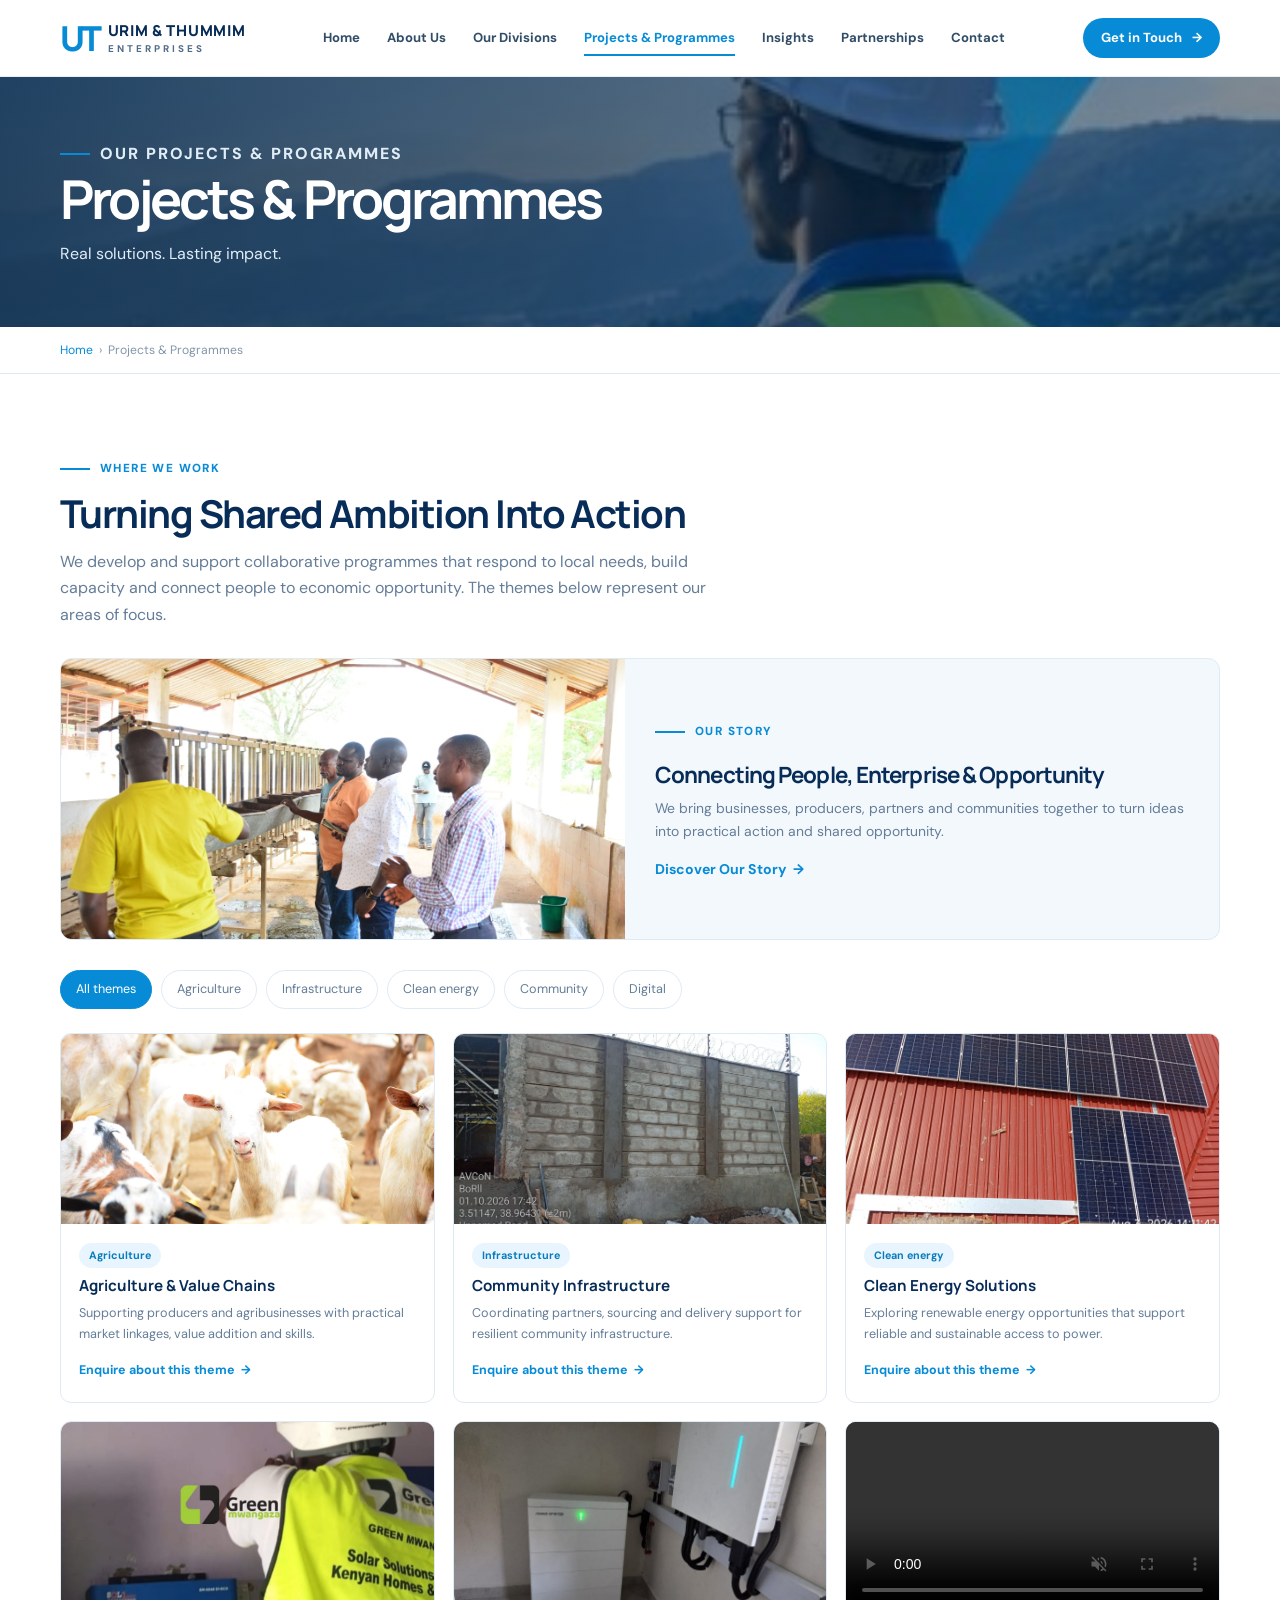
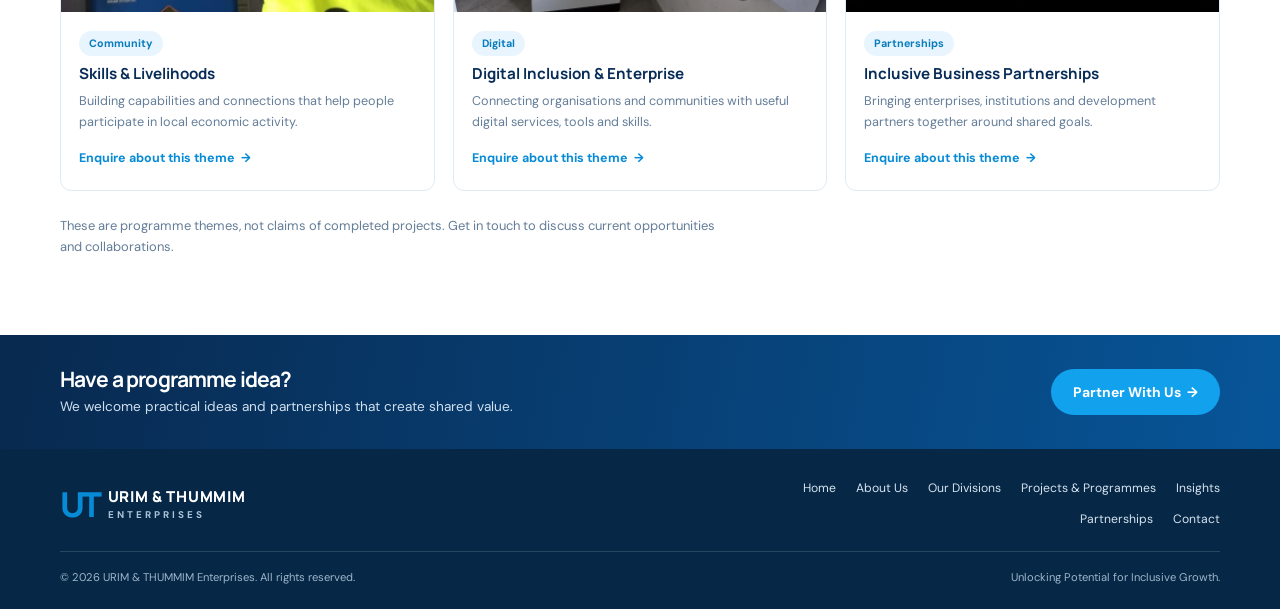
<file: projects.html>
<!doctype html>
<html lang="en">
<head>
  <meta charset="utf-8">
  <meta name="viewport" content="width=device-width, initial-scale=1, viewport-fit=cover">
  <meta name="theme-color" content="#082c58">
  <meta name="description" content="Explore project themes and programmes supporting inclusive growth, agriculture, infrastructure and clean energy.">
  <link rel="icon" type="image/png" href="logo2.png">
  <title>Projects &amp; Programmes | URIM &amp; THUMMIM Enterprises</title>
  <link rel="stylesheet" href="assets/css/site.css">
  <script src="assets/js/site.js" defer></script>
</head>
<body>
  <header class="site-header"><div class="container nav-wrap">
    <a class="brand" href="index.html" aria-label="URIM and THUMMIM Enterprises home"><span class="brand-mark">UT</span><span class="brand-copy"><strong>URIM &amp; THUMMIM</strong><span>ENTERPRISES</span></span></a>
    <button class="menu-toggle" type="button" aria-label="Open navigation" aria-expanded="false" aria-controls="primary-navigation">☰</button>
    <nav class="site-nav" id="primary-navigation" aria-label="Main navigation"><a href="index.html">Home</a><a href="about.html">About Us</a><a href="divisions.html">Our Divisions</a><a href="projects.html" aria-current="page">Projects &amp; Programmes</a><a href="insights.html">Insights</a><a href="partnerships.html">Partnerships</a><a href="contact.html">Contact</a></nav>
    <a class="button nav-cta" href="contact.html">Get in Touch <span aria-hidden="true">→</span></a>
  </div></header>
  <main>
    <section class="page-hero page-hero--projects"><div class="container"><p class="eyebrow">OUR PROJECTS &amp; PROGRAMMES</p><h1>Projects &amp; Programmes</h1><p>Real solutions. Lasting impact.</p></div></section>
    <div class="breadcrumbs"><div class="container"><a href="index.html">Home</a> &nbsp;›&nbsp; Projects &amp; Programmes</div></div>
    <section class="section"><div class="container">
      <div class="section-heading"><div><p class="eyebrow">WHERE WE WORK</p><h2>Turning Shared Ambition Into Action</h2><p class="lead">We develop and support collaborative programmes that respond to local needs, build capacity and connect people to economic opportunity. The themes below represent our areas of focus.</p></div></div>
      <article class="story-feature">
        <img src="assets/images/h24.jpeg" alt="Partners discussing dairy production at a livestock facility" loading="lazy">
        <div class="story-feature-copy"><p class="eyebrow">OUR STORY</p><h2>Connecting People, Enterprise &amp; Opportunity</h2><p>We bring businesses, producers, partners and communities together to turn ideas into practical action and shared opportunity.</p><a class="text-link" href="about.html">Discover Our Story&nbsp; →</a></div>
      </article>
      <div class="project-filters" aria-label="Filter projects">
        <button class="filter-chip active" type="button" data-project-filter="all">All themes</button><button class="filter-chip" type="button" data-project-filter="agriculture">Agriculture</button><button class="filter-chip" type="button" data-project-filter="infrastructure">Infrastructure</button><button class="filter-chip" type="button" data-project-filter="energy">Clean energy</button><button class="filter-chip" type="button" data-project-filter="community">Community</button><button class="filter-chip" type="button" data-project-filter="digital">Digital</button>
      </div>
      <div class="project-grid">
        <article class="project-card" data-project-category="agriculture"><img src="assets/images/livestock-goats.jpeg" alt="Goats in a livestock herd supporting agriculture and value chains" loading="lazy"><div class="project-card-copy"><span class="tag">Agriculture</span><h3>Agriculture &amp; Value Chains</h3><p>Supporting producers and agribusinesses with practical market linkages, value addition and skills.</p><a class="text-link" href="contact.html">Enquire about this theme&nbsp; →</a></div></article>
        <article class="project-card" data-project-category="infrastructure"><img src="assets/images/h42.jpeg" alt="A community wall under construction" loading="lazy"><div class="project-card-copy"><span class="tag">Infrastructure</span><h3>Community Infrastructure</h3><p>Coordinating partners, sourcing and delivery support for resilient community infrastructure.</p><a class="text-link" href="contact.html">Enquire about this theme&nbsp; →</a></div></article>
        <article class="project-card" data-project-category="energy"><img src="assets/images/h68.jpeg" alt="Solar panels installed across a building roof" loading="lazy"><div class="project-card-copy"><span class="tag">Clean energy</span><h3>Clean Energy Solutions</h3><p>Exploring renewable energy opportunities that support reliable and sustainable access to power.</p><a class="text-link" href="contact.html">Enquire about this theme&nbsp; →</a></div></article>
        <article class="project-card" data-project-category="community"><img src="assets/images/h25.jpeg" alt="A solar technician working on an energy system" loading="lazy"><div class="project-card-copy"><span class="tag">Community</span><h3>Skills &amp; Livelihoods</h3><p>Building capabilities and connections that help people participate in local economic activity.</p><a class="text-link" href="contact.html">Enquire about this theme&nbsp; →</a></div></article>
        <article class="project-card" data-project-category="digital"><img src="assets/images/h62.jpeg" alt="Digital inclusion and enterprise project photo" loading="lazy"><div class="project-card-copy"><span class="tag">Digital</span><h3>Digital Inclusion &amp; Enterprise</h3><p>Connecting organisations and communities with useful digital services, tools and skills.</p><a class="text-link" href="contact.html">Enquire about this theme&nbsp; →</a></div></article>
        <article class="project-card" data-project-category="community"><video controls autoplay loop muted playsinline preload="auto" aria-label="Muted video about inclusive business partnerships"><source src="assets/videos/h33.mp4" type="video/mp4">Your browser does not support embedded video.</video><div class="project-card-copy"><span class="tag">Partnerships</span><h3>Inclusive Business Partnerships</h3><p>Bringing enterprises, institutions and development partners together around shared goals.</p><a class="text-link" href="contact.html">Enquire about this theme&nbsp; →</a></div></article>
      </div>
      <p class="lead" style="margin-top:24px;font-size:.81rem">These are programme themes, not claims of completed projects. Get in touch to discuss current opportunities and collaborations.</p>
    </div></section>
    <section class="callout"><div class="container callout-inner"><div><h2>Have a programme idea?</h2><p>We welcome practical ideas and partnerships that create shared value.</p></div><a class="button" href="partnerships.html">Partner With Us&nbsp; →</a></div></section>
  </main>
  <footer class="site-footer"><div class="container footer-main"><a class="brand" href="index.html"><span class="brand-mark">UT</span><span class="brand-copy"><strong>URIM &amp; THUMMIM</strong><span>ENTERPRISES</span></span></a><nav class="footer-nav" aria-label="Footer navigation"><a href="index.html">Home</a><a href="about.html">About Us</a><a href="divisions.html">Our Divisions</a><a href="projects.html">Projects &amp; Programmes</a><a href="insights.html">Insights</a><a href="partnerships.html">Partnerships</a><a href="contact.html">Contact</a></nav></div><div class="container footer-bottom"><span>© <span data-year>2026</span> URIM &amp; THUMMIM Enterprises. All rights reserved.</span><span>Unlocking Potential for Inclusive Growth.</span></div></footer>
</body>
</html>
</file>
<file: assets/css/site.css>
@import url('https://fonts.googleapis.com/css2?family=DM+Sans:wght@400;500;600;700&family=Manrope:wght@400;500;600;700;800&display=swap');

:root {
  --navy: #082c58;
  --blue: #078bd6;
  --bright-blue: #12a2ed;
  --ink: #14365e;
  --muted: #647d98;
  --pale: #f1f8fd;
  --line: #dfebf4;
  --white: #fff;
  --shadow: 0 12px 32px rgb(15 58 99 / 9%);
}

* { box-sizing: border-box; }
html { scroll-behavior: smooth; -webkit-text-size-adjust: 100%; text-size-adjust: 100%; }
body { overflow-x: clip; max-width: 100%; }
body {
  margin: 0;
  color: var(--ink);
  background: #fff;
  font-family: "DM Sans", Arial, sans-serif;
  line-height: 1.65;
  -webkit-font-smoothing: antialiased;
}
img { display: block; width: 100%; object-fit: cover; }
.crop-side-left { object-position: left center; }
.crop-side-right { object-position: right center; }
.crop-bottom { object-position: center 30%; }
.crop-side-right.crop-bottom { object-position: right 30%; }
a { color: inherit; text-decoration: none; }
button, input, select, textarea { font: inherit; }
button, a { -webkit-tap-highlight-color: transparent; }
.container { width: min(1160px, calc(100% - 48px)); margin-inline: auto; }
.section { padding: 78px 0; }
.section--pale { background: var(--pale); }
.eyebrow {
  display: inline-flex;
  align-items: center;
  gap: 10px;
  margin: 0 0 12px;
  color: var(--blue);
  font-size: .73rem;
  font-weight: 800;
  letter-spacing: .12em;
  text-transform: uppercase;
}
.eyebrow::before { width: 30px; height: 2px; background: var(--blue); content: ""; }
h1, h2, h3, p { margin-top: 0; }
h1, h2, h3 { font-family: Manrope, "DM Sans", sans-serif; line-height: 1.2; }
h2 { margin-bottom: 12px; color: var(--navy); font-size: clamp(1.7rem, 3vw, 2.45rem); letter-spacing: -.04em; }
.lead { max-width: 660px; margin-bottom: 0; color: var(--muted); }
.section-heading { display: flex; align-items: end; justify-content: space-between; gap: 24px; margin-bottom: 30px; }
.section-heading > div { max-width: 690px; }
.text-link { color: var(--blue); font-size: .88rem; font-weight: 700; white-space: nowrap; }
.text-link:hover { color: var(--navy); }
.button {
  display: inline-flex;
  min-height: 46px;
  align-items: center;
  justify-content: center;
  gap: 10px;
  padding: 0 21px;
  border: 1px solid transparent;
  border-radius: 999px;
  background: var(--blue);
  color: var(--white);
  font-size: .87rem;
  font-weight: 700;
  transition: background .2s, transform .2s;
}
.button:hover { transform: translateY(-2px); background: var(--navy); }
.button--outline { border-color: #9eb4c9; background: #fff; color: var(--navy); }
.button--outline:hover { border-color: var(--navy); background: var(--navy); color: #fff; }

/* Header and navigation */
.site-header { position: relative; z-index: 5; border-bottom: 1px solid #e8f0f7; background: #fff; }
.nav-wrap { display: flex; min-height: 76px; align-items: center; justify-content: space-between; gap: 24px; }
.brand { display: inline-flex; flex: 0 0 auto; align-items: center; gap: 10px; color: var(--navy); }
.brand-mark { color: var(--blue); font-family: Manrope, sans-serif; font-size: 2.15rem; font-weight: 800; letter-spacing: -.12em; line-height: 1; }
.brand-copy { display: grid; line-height: 1.15; }
.brand-copy strong { font-family: Manrope, sans-serif; font-size: .94rem; font-weight: 800; letter-spacing: .045em; }
.brand-copy span { margin-top: 4px; color: #526d88; font-size: .61rem; font-weight: 800; letter-spacing: .31em; }
.site-nav { display: flex; align-items: center; gap: clamp(14px, 2.1vw, 28px); }
.site-nav a { position: relative; padding: 10px 0; color: #314d68; font-size: .82rem; font-weight: 700; white-space: nowrap; }
.site-nav a:hover, .site-nav a[aria-current="page"] { color: var(--blue); }
.site-nav a[aria-current="page"]::after { position: absolute; right: 0; bottom: 3px; left: 0; height: 2px; background: var(--blue); content: ""; }
.nav-cta { min-height: 40px; padding: 0 17px; font-size: .82rem; }
.menu-toggle { display: none; width: 44px; height: 44px; border: 1px solid var(--line); border-radius: 50%; background: #fff; color: var(--navy); cursor: pointer; font-size: 1.25rem; }

/* Home page */
.hero {
  position: relative;
  display: flex;
  min-height: 490px;
  align-items: center;
  overflow: hidden;
  background: linear-gradient(90deg, rgb(255 255 255 / 93%) 0%, rgb(255 255 255 / 72%) 39%, rgb(255 255 255 / 18%) 75%, rgb(255 255 255 / 4%) 100%), linear-gradient(135deg, rgb(7 139 214 / 16%), rgb(8 44 88 / 12%)), url("../images/h82.jpeg") center center / cover no-repeat;
}
.hero::after { position: absolute; top: 0; right: 0; width: 11%; height: 100%; background: linear-gradient(135deg, transparent 0 30%, rgb(0 154 229 / 82%) 30% 54%, transparent 54%); content: ""; }
.hero-content { position: relative; z-index: 1; max-width: 620px; margin-left: max(24px, calc((100% - 1160px) / 2)); margin-right: auto; padding: 36px 0; text-align: left; }
.hero h1 { margin: 0 0 16px; color: var(--navy); font-size: clamp(2.5rem, 5.2vw, 4.25rem); font-weight: 800; letter-spacing: -.065em; line-height: 1.07; }
.hero h1 span { color: var(--blue); }
.hero-copy { max-width: 490px; margin-bottom: 24px; color: #395673; font-size: 1rem; }
.button-row { display: flex; flex-wrap: wrap; gap: 12px; }
.pillars { border-bottom: 1px solid var(--line); background: #fff; }
.pillar-row { display: grid; grid-template-columns: repeat(5, 1fr); padding: 18px 0; }
.pillar { display: flex; min-height: 48px; align-items: center; justify-content: center; gap: 12px; padding: 5px 12px; border-right: 1px solid var(--line); color: var(--navy); font-size: .75rem; font-weight: 600; line-height: 1.35; }
.pillar:last-child { border: 0; }
.pillar-icon { color: var(--blue); font-size: 1.35rem; }
.intro-grid { display: grid; grid-template-columns: .95fr 1.45fr; align-items: center; gap: 54px; }
.intro-copy p { margin: 0 0 14px; color: var(--muted); font-size: .92rem; }
.intro-copy .button { margin-top: 9px; }
.feature-photos { display: grid; height: 240px; grid-template-columns: 1.35fr 1fr; gap: 12px; }
.photo-feature { position: relative; min-height: 240px; overflow: hidden; border-radius: 12px; }
.photo-feature img { height: 100%; transition: transform .4s; }
.photo-feature > .card-visual { position: absolute; inset: 0; }
.photo-feature > .card-visual > span { position: relative; inset: auto; z-index: 1; }
.photo-feature:hover img { transform: scale(1.04); }
.photo-feature::after { position: absolute; inset: 45% 0 0; background: linear-gradient(transparent, rgb(4 29 57 / 75%)); content: ""; }
.photo-feature span { position: absolute; z-index: 1; right: 18px; bottom: 18px; left: 18px; color: white; font-family: Manrope, sans-serif; font-size: 1rem; font-weight: 700; line-height: 1.35; }
.photo-stack { display: grid; min-height: 0; grid-template-rows: repeat(3, minmax(0, 1fr)); gap: 10px; }
.photo-stack .photo-feature { min-height: 0; }
.photo-stack .photo-feature span { right: 13px; bottom: 12px; left: 13px; font-size: .8rem; }
.solutions-grid { display: grid; grid-template-columns: repeat(4, 1fr); gap: 14px; }
.solution-card { display: flex; min-height: 144px; gap: 14px; padding: 20px 17px; border: 1px solid var(--line); border-radius: 10px; background: #fff; transition: box-shadow .2s, transform .2s; }
.solution-card:hover { transform: translateY(-3px); box-shadow: var(--shadow); }
.solution-thumb { width: 68px; height: 68px; flex: 0 0 68px; border-radius: 8px; object-fit: cover; }
.solution-icon { flex: 0 0 28px; color: var(--blue); font-size: 1.55rem; line-height: 1.2; }
.solution-card h3 { margin: 0 0 7px; color: var(--navy); font-size: .88rem; }
.solution-card p { margin: 0; color: var(--muted); font-size: .76rem; line-height: 1.55; }
.values-band { display: grid; grid-template-columns: .95fr 2.05fr; background: var(--navy); color: #fff; }
.values-intro { display: flex; min-height: 260px; align-items: center; padding: 45px max(34px, calc((100vw - 1160px) / 2)); padding-right: 35px; background: linear-gradient(90deg, rgb(4 34 68 / 84%), rgb(4 34 68 / 62%)), url("../images/field-participants.jpeg") center / cover; }
.values-intro h2 { color: #fff; font-size: 1.8rem; }
.values-intro p { max-width: 360px; margin-bottom: 18px; color: #d3e2ef; font-size: .86rem; }
.values-list { display: grid; grid-template-columns: repeat(6, 1fr); align-content: center; padding: 32px 4vw; }
.value-item { padding: 14px 9px; text-align: center; }
.value-item .solution-icon { display: block; margin-bottom: 9px; font-size: 1.55rem; }
.value-item strong { display: block; color: #fff; font-size: .75rem; }
.value-item span:last-child { display: block; margin-top: 5px; color: #b9cee1; font-size: .67rem; line-height: 1.45; }
.project-grid { display: grid; grid-template-columns: repeat(3, 1fr); gap: 18px; }
.project-card { overflow: hidden; border: 1px solid var(--line); border-radius: 11px; background: #fff; }
.project-card img { height: 190px; transition: transform .4s; }
.project-card img.home-infrastructure-photo { object-position: center 28%; }
.project-card video { display: block; width: 100%; height: 190px; background: #0b2947; object-fit: cover; }
.project-card:hover img { transform: scale(1.035); }
.card-visual { display: grid; place-items: center; overflow: hidden; background: radial-gradient(circle at 76% 18%, rgb(18 162 237 / 45%), transparent 36%), linear-gradient(135deg, #0b315d, #087cbd); color: #fff; }
.card-visual span { display: grid; width: 68px; height: 68px; place-items: center; border: 1px solid rgb(255 255 255 / 48%); border-radius: 20px; background: rgb(255 255 255 / 12%); font-size: 2rem; }
.division-card > .card-visual { height: 205px; }
.project-card > .card-visual, .insight-card > .card-visual { height: 190px; }
.project-card-copy { padding: 17px 18px 19px; }
.project-card h3 { margin-bottom: 7px; color: var(--navy); font-size: .95rem; }
.project-card p { margin-bottom: 12px; color: var(--muted); font-size: .79rem; }
.project-card .text-link { font-size: .78rem; }
.explore-grid { display: grid; grid-template-columns: repeat(3, minmax(0, 1fr)); gap: 18px; }
.explore-card { overflow: hidden; border: 1px solid var(--line); border-radius: 11px; background: #fff; transition: box-shadow .2s, transform .2s; }
.explore-card:hover { transform: translateY(-3px); box-shadow: var(--shadow); }
.explore-card img { height: 175px; transition: transform .4s; }
.explore-card > .card-visual { height: 175px; }
.explore-card:hover img { transform: scale(1.035); }
.explore-card-copy { padding: 17px 18px 19px; }
.explore-card h3 { margin: 10px 0 7px; color: var(--navy); font-size: 1rem; }
.explore-card p { margin-bottom: 11px; color: var(--muted); font-size: .82rem; }
.explore-card .text-link { font-size: .78rem; }
.callout { padding: 31px 0; background: linear-gradient(100deg, #08294f, #075598); color: #fff; }
.callout-inner { display: flex; align-items: center; justify-content: space-between; gap: 25px; }
.callout h2 { margin: 0 0 4px; color: #fff; font-size: 1.32rem; }
.callout p { margin: 0; color: #d0e0ee; font-size: .85rem; }
.callout .button { flex: 0 0 auto; background: var(--bright-blue); }

/* Interior pages */
.page-hero { position: relative; display: flex; min-height: 250px; align-items: center; overflow: hidden; background: linear-gradient(90deg, rgb(5 42 79 / 90%), rgb(5 42 79 / 55%)), url("../images/field-participants.jpeg") center 52% / cover; color: #fff; }
.page-hero--about { background-image: linear-gradient(90deg, rgb(5 42 79 / 88%), rgb(5 42 79 / 48%)), url("../images/field-participants.jpeg"); }
.page-hero--projects { background-image: linear-gradient(90deg, rgb(5 42 79 / 88%), rgb(5 42 79 / 48%)), url("../images/hero-reference.jpg"); }
.page-hero--divisions { background-image: linear-gradient(90deg, rgb(5 42 79 / 88%), rgb(5 42 79 / 48%)), url("../images/hero-reference-mobile.jpg"); }
.page-hero--insights { background-image: linear-gradient(90deg, rgb(5 42 79 / 88%), rgb(5 42 79 / 48%)), url("../images/field-participants.jpeg"); }
.page-hero--partnerships { background-image: linear-gradient(90deg, rgb(5 42 79 / 88%), rgb(5 42 79 / 48%)), url("../images/completed-facility.jpeg"); }
.page-hero--contact { background-image: linear-gradient(90deg, rgb(5 42 79 / 86%), rgb(5 42 79 / 34%)), url("../images/completed-facility.jpeg"); background-position: center, center 43%; }
.page-hero h1 { margin: 0 0 9px; color: #fff; font-size: clamp(2.2rem, 5vw, 3.35rem); letter-spacing: -.055em; }
.page-hero p { max-width: 610px; margin: 0; color: #e0edf7; font-size: 1rem; }
.breadcrumbs { padding: 13px 0; border-bottom: 1px solid var(--line); color: #8296aa; font-size: .76rem; }
.breadcrumbs a { color: var(--blue); }
.story-grid { display: grid; grid-template-columns: 1.05fr .95fr; align-items: center; gap: 48px; }
.story-image { height: 360px; border-radius: 12px; box-shadow: var(--shadow); }
.story-copy p { color: var(--muted); }
.story-feature { display: grid; grid-template-columns: 1fr 1fr; align-items: center; gap: 30px; margin: 0 0 30px; overflow: hidden; border: 1px solid var(--line); border-radius: 12px; background: #f3f8fc; }
.story-feature > img { height: 280px; }
.story-feature > .card-visual { height: 280px; }
.story-feature-copy { padding: 28px 30px 28px 0; }
.story-feature-copy h2 { margin: 8px 0; color: var(--navy); font-size: 1.4rem; }
.story-feature-copy p:not(.eyebrow) { color: var(--muted); font-size: .87rem; }
.mission-grid { display: grid; grid-template-columns: repeat(2, minmax(0, 1fr)); gap: 18px; }
.mission-card { display: flex; gap: 17px; min-width: 0; overflow-wrap: anywhere; padding: 25px; border: 1px solid var(--line); border-radius: 12px; background: #fff; }
.mission-card > div { min-width: 0; }
.mission-photo { width: 76px; height: 76px; flex: 0 0 76px; border-radius: 9px; object-fit: cover; }
.mission-card .solution-icon { font-size: 1.7rem; }
.mission-card h3 { margin: 0 0 7px; color: var(--navy); font-size: 1.05rem; }
.mission-card p { margin: 0; color: var(--muted); font-size: .86rem; }
.stats { display: grid; grid-template-columns: repeat(4, minmax(0, 1fr)); gap: 15px; }
.stat { padding: 25px 20px; border: 1px solid var(--line); border-radius: 10px; background: #fff; text-align: center; }
.stat strong { display: block; color: var(--blue); font-family: Manrope, sans-serif; font-size: 1.8rem; }
.stat span { color: var(--muted); font-size: .82rem; }
.division-grid, .insight-grid { display: grid; grid-template-columns: repeat(3, 1fr); gap: 22px; }
.division-card { overflow: hidden; border: 1px solid var(--line); border-radius: 12px; background: #fff; }
.division-card img, .division-card video { height: 205px; }
.division-card .division-photo--construction { object-position: center 68%; }
.division-card .division-photo--supplies { object-position: center 68%; }
.division-card video { display: block; width: 100%; background: #0b2947; object-fit: cover; }
.division-card > div { padding: 20px; }
.division-card h3 { margin-bottom: 8px; color: var(--navy); font-size: 1.05rem; }
.division-card p { margin-bottom: 12px; color: var(--muted); font-size: .83rem; }
.tag { display: inline-flex; padding: 4px 10px; border-radius: 999px; background: #e8f5fe; color: #087cbd; font-size: .67rem; font-weight: 700; }
.project-card .tag { margin-bottom: 9px; }
.project-filters { display: flex; flex-wrap: wrap; gap: 9px; margin-bottom: 24px; }
.filter-chip { padding: 8px 15px; border: 1px solid var(--line); border-radius: 999px; background: white; color: var(--muted); font-size: .79rem; }
.filter-chip.active { border-color: var(--blue); background: var(--blue); color: #fff; }
.insight-card { overflow: hidden; border: 1px solid var(--line); border-radius: 12px; background: #fff; }
.insight-card img { height: 190px; }
.insight-card img.insight-photo--contain { background: #f1f8fd; object-fit: contain; }
.insight-copy { padding: 19px; }
.insight-copy h3 { margin: 10px 0 8px; color: var(--navy); font-size: 1rem; }
.insight-copy p { margin: 0; color: var(--muted); font-size: .82rem; }
.partnership-grid { display: grid; grid-template-columns: minmax(0, 1fr) minmax(0, 1fr); align-items: center; gap: 42px; }
.partnership-grid > div { min-width: 0; }
.check-list li { overflow-wrap: anywhere; }
.partnership-grid img, .partnership-visual { height: 360px; border-radius: 12px; }
.check-list { display: grid; gap: 12px; margin: 21px 0; padding: 0; list-style: none; }
.check-list li { display: flex; gap: 10px; color: var(--muted); font-size: .88rem; }
.check-list li::before { color: var(--blue); content: "\2713"; font-weight: 800; }
.contact-section { padding: 45px 0 58px; background: radial-gradient(1100px 420px at 12% -10%, rgb(18 162 237 / 16%), transparent 62%), radial-gradient(900px 380px at 96% 8%, rgb(8 44 88 / 10%), transparent 60%), linear-gradient(180deg, #f2f9fe 0%, #e9f4fc 52%, #f6fbff 100%); border-bottom: 1px solid var(--line); }
.contact-grid { display: grid; grid-template-columns: .92fr 1.08fr; align-items: start; gap: 38px; }
.contact-grid > div > h2 { margin-bottom: 8px; font-size: 1.8rem; }
.contact-intro { margin-bottom: 19px; color: var(--muted); font-size: .87rem; }
.contact-info { display: grid; gap: 9px; }
.contact-card { display: flex; align-items: flex-start; gap: 13px; padding: 12px 14px; border: 1px solid var(--line); border-radius: 9px; background: #fff; }
.contact-icon { display: grid; width: 34px; height: 34px; flex: 0 0 34px; place-items: center; border-radius: 9px; background: #eaf6fd; color: var(--blue); }
.contact-icon svg { width: 19px; height: 19px; stroke: currentColor; stroke-linecap: round; stroke-linejoin: round; stroke-width: 1.8; }
.contact-card strong { display: block; margin-bottom: 3px; color: var(--navy); font-size: .87rem; }
.contact-card span { color: var(--muted); font-size: .81rem; }
.contact-card .contact-email-link { display: inline-flex; min-height: 34px; align-items: center; margin-top: 3px; padding: 6px 10px; border-radius: 6px; background: #eaf6fd; color: #087cbd; font-size: .81rem; font-weight: 700; text-decoration: underline; text-underline-offset: 3px; }
.contact-card .contact-email-link:hover { background: #d7edfa; color: #064e78; }
.contact-card .contact-email-link:focus-visible { border-radius: 2px; outline: 2px solid var(--blue); outline-offset: 3px; }
.contact-card .contact-email-link { max-width: 100%; overflow-wrap: anywhere; }
.contact-email-icon, .contact-email-go { flex: 0 0 auto; font-size: .78em; opacity: .8; }
.contact-email-copy { display: inline-flex; min-height: 30px; align-items: center; margin-top: 7px; padding: 4px 11px; border: 1px solid #bcd9ee; border-radius: 999px; background: #fff; color: #087cbd; cursor: pointer; font-size: .74rem; font-weight: 700; }
.contact-email-copy:hover { background: #eaf6fd; border-color: #087cbd; }
.contact-email-copy:focus-visible { outline: 2px solid var(--blue); outline-offset: 2px; }
.contact-map { position: relative; display: block; height: 154px; margin-top: 13px; overflow: hidden; border: 1px solid var(--line); border-radius: 10px; background: #e7f1e7; }
.contact-map > img { height: 100%; }
.map-label { position: absolute; right: 9px; bottom: 9px; left: 9px; display: flex; align-items: center; justify-content: space-between; gap: 12px; padding: 9px 12px; border: 1px solid rgb(223 235 244 / 85%); border-radius: 8px; background: rgb(255 255 255 / 96%); }
.map-label strong, .map-label small { display: block; }
.map-label strong { color: var(--navy); font-size: .78rem; }
.map-label small { margin-top: 2px; color: var(--muted); font-size: .67rem; }
.map-link { color: var(--blue); font-size: .72rem; font-weight: 700; white-space: nowrap; }
.contact-banner { padding: 28px 0; background: linear-gradient(100deg, rgb(4 37 71 / 97%), rgb(5 73 127 / 88%)), url("../images/completed-facility.jpeg") center 48% / cover; color: #fff; }
.contact-banner-inner { display: flex; align-items: center; gap: 17px; }
.contact-banner-mark { display: grid; width: 49px; height: 49px; flex: 0 0 49px; place-items: center; border: 1px solid rgb(255 255 255 / 46%); border-radius: 50%; color: #fff; font-family: Manrope, sans-serif; font-size: 1.05rem; font-weight: 800; }
.contact-banner-inner > div { flex: 1; }
.contact-banner h2 { margin: 0 0 4px; color: #fff; font-size: 1.18rem; }
.contact-banner p { margin: 0; color: #d0e0ee; font-size: .8rem; }
.contact-banner .button { flex: 0 0 auto; background: var(--bright-blue); }

/* Footer */
.site-footer { background: #062746; color: #d6e3ef; }
.footer-top { display: flex; align-items: center; justify-content: space-between; gap: 25px; padding: 38px 0; border-bottom: 1px solid rgb(255 255 255 / 14%); }
.footer-top h2 { margin: 0 0 5px; color: #fff; font-size: 1.28rem; }
.footer-top p { margin: 0; color: #b7cadd; font-size: .8rem; }
.footer-main { display: grid; grid-template-columns: 1.4fr 1fr; gap: 40px; padding: 29px 0 22px; }
.footer-main .brand { color: #fff; }
.footer-main .brand-copy span { color: #aac3d8; }
.footer-nav { display: flex; flex-wrap: wrap; justify-content: end; gap: 11px 20px; align-content: center; }
.footer-nav a { color: #d6e3ef; font-size: .76rem; }
.footer-nav a:hover { color: #65c5fb; }
.footer-bottom { display: flex; justify-content: space-between; gap: 18px; padding: 16px 0 22px; border-top: 1px solid rgb(255 255 255 / 14%); color: #9db5ca; font-size: .7rem; }
.social-links { display: flex; gap: 8px; }
.social-links a { display: grid; width: 25px; height: 25px; place-items: center; border-radius: 50%; background: #e5f3fd; color: var(--navy); font-size: .67rem; font-weight: 800; }

@media (max-width: 920px) {
  .site-nav { gap: 13px; }
  .site-nav a { font-size: .75rem; }
  .nav-cta { display: none; }
  .intro-grid { gap: 32px; }
  .solutions-grid { grid-template-columns: repeat(2, 1fr); }
  .values-band { grid-template-columns: 1fr; }
  .values-intro { min-height: 220px; padding: 38px 24px; }
  .values-list { padding: 24px; }
  .division-grid, .insight-grid, .explore-grid { grid-template-columns: repeat(2, minmax(0, 1fr)); }
}
@media (max-width: 700px) {
  .container { width: min(100% - 36px, 540px); }
  .section { padding: 57px 0; }
  .nav-wrap { min-height: 68px; }
  .menu-toggle { display: inline-grid; place-items: center; }
  .site-nav { position: absolute; top: 100%; right: 0; left: 0; display: none; align-items: stretch; gap: 0; padding: 9px 18px 17px; border-bottom: 1px solid var(--line); background: #fff; box-shadow: 0 14px 20px rgb(10 42 72 / 10%); }
  .site-nav.is-open { display: grid; }
  .site-nav a { padding: 12px 6px; border-bottom: 1px solid #edf2f7; font-size: .94rem; font-weight: 700; }
  .site-nav a[aria-current="page"]::after { right: auto; bottom: 6px; width: 25px; }
  .hero { min-height: 525px; align-items: end; background-image: linear-gradient(0deg, rgb(255 255 255 / 94%) 0%, rgb(255 255 255 / 78%) 35%, rgb(255 255 255 / 30%) 60%, rgb(255 255 255 / 5%) 100%), url("../images/h82.jpeg"); background-position: center, center top; background-size: 100% 100%, cover; background-repeat: no-repeat; }
  .hero::after { display: none; }
  .hero-content { margin-inline: auto; padding: 125px 0 39px; }
  .hero h1 { font-size: clamp(2.35rem, 11vw, 3.4rem); }
  .hero-copy { font-size: .91rem; }
  .pillar-row { grid-template-columns: repeat(2, 1fr); padding: 10px 0; }
  .pillar { justify-content: start; min-height: 56px; border-right: 0; border-bottom: 1px solid var(--line); }
  .pillar:nth-last-child(-n+1) { grid-column: 1 / -1; border-bottom: 0; }
  .intro-grid, .story-grid, .partnership-grid, .contact-grid { grid-template-columns: 1fr; gap: 27px; }
  .story-feature { grid-template-columns: 1fr; gap: 0; }
  .story-feature > img { height: 210px; }
  .story-feature-copy { padding: 22px; }
  .feature-photos { height: auto; grid-template-columns: 1fr; }
  .photo-feature--crop { height: 220px; }
  .photo-feature { min-height: 220px; }
  .photo-stack { grid-template-columns: repeat(3, minmax(0, 1fr)); grid-template-rows: 1fr; }
  .photo-stack .photo-feature { min-height: 115px; }
  .section-heading { align-items: start; flex-direction: column; gap: 10px; }
  .solutions-grid { gap: 10px; }
  .solution-card { min-height: 155px; flex-direction: column; gap: 10px; padding: 15px; }
  .solution-icon { font-size: 1.35rem; }
  .values-list { grid-template-columns: repeat(3, 1fr); padding: 18px 10px; }
  .project-grid, .division-grid, .insight-grid { grid-template-columns: 1fr; }
  .explore-grid { grid-template-columns: repeat(2, minmax(0, 1fr)); gap: 11px; }
  .explore-card img, .explore-card > .card-visual { height: 125px; }
  .explore-card-copy { padding: 13px; }
  .explore-card h3 { font-size: .89rem; }
  .explore-card p { font-size: .75rem; }
  .project-card img, .division-card img, .division-card video, .insight-card img { height: 215px; }
  .project-card video { height: 215px; }
  .project-card > .card-visual, .division-card > .card-visual, .insight-card > .card-visual { height: 215px; }
  .callout-inner, .footer-top { align-items: start; flex-direction: column; }
  .callout-inner .button { align-self: start; }
  .page-hero { min-height: 220px; }
  .mission-grid { grid-template-columns: 1fr; }
  .stats { grid-template-columns: repeat(2, minmax(0, 1fr)); }
  .story-image, .partnership-grid img { height: 270px; }
  .contact-banner-inner { align-items: start; flex-wrap: wrap; }
  .contact-banner-inner > div { flex-basis: calc(100% - 70px); }
  .contact-banner .button { margin-left: 66px; }
  .footer-main { grid-template-columns: 1fr; gap: 20px; }
  .footer-nav { justify-content: start; }
  .footer-bottom { flex-direction: column; }
}
@media (max-width: 390px) {
  .container { width: calc(100% - 28px); }
  .brand-copy strong { font-size: .82rem; }
  .brand-copy span { font-size: .58rem; }
  .brand-mark { font-size: 1.95rem; }
  .button { padding-inline: 16px; font-size: .8rem; }
  .pillar { padding-inline: 6px; font-size: .69rem; }
  .solutions-grid { grid-template-columns: 1fr 1fr; }
  .explore-grid { grid-template-columns: 1fr; }
  .explore-card img, .explore-card > .card-visual { height: 170px; }
}
@media (prefers-reduced-motion: reduce) {
  *, *::before, *::after { scroll-behavior: auto !important; transition-duration: .01ms !important; animation-duration: .01ms !important; }
}
</file>
